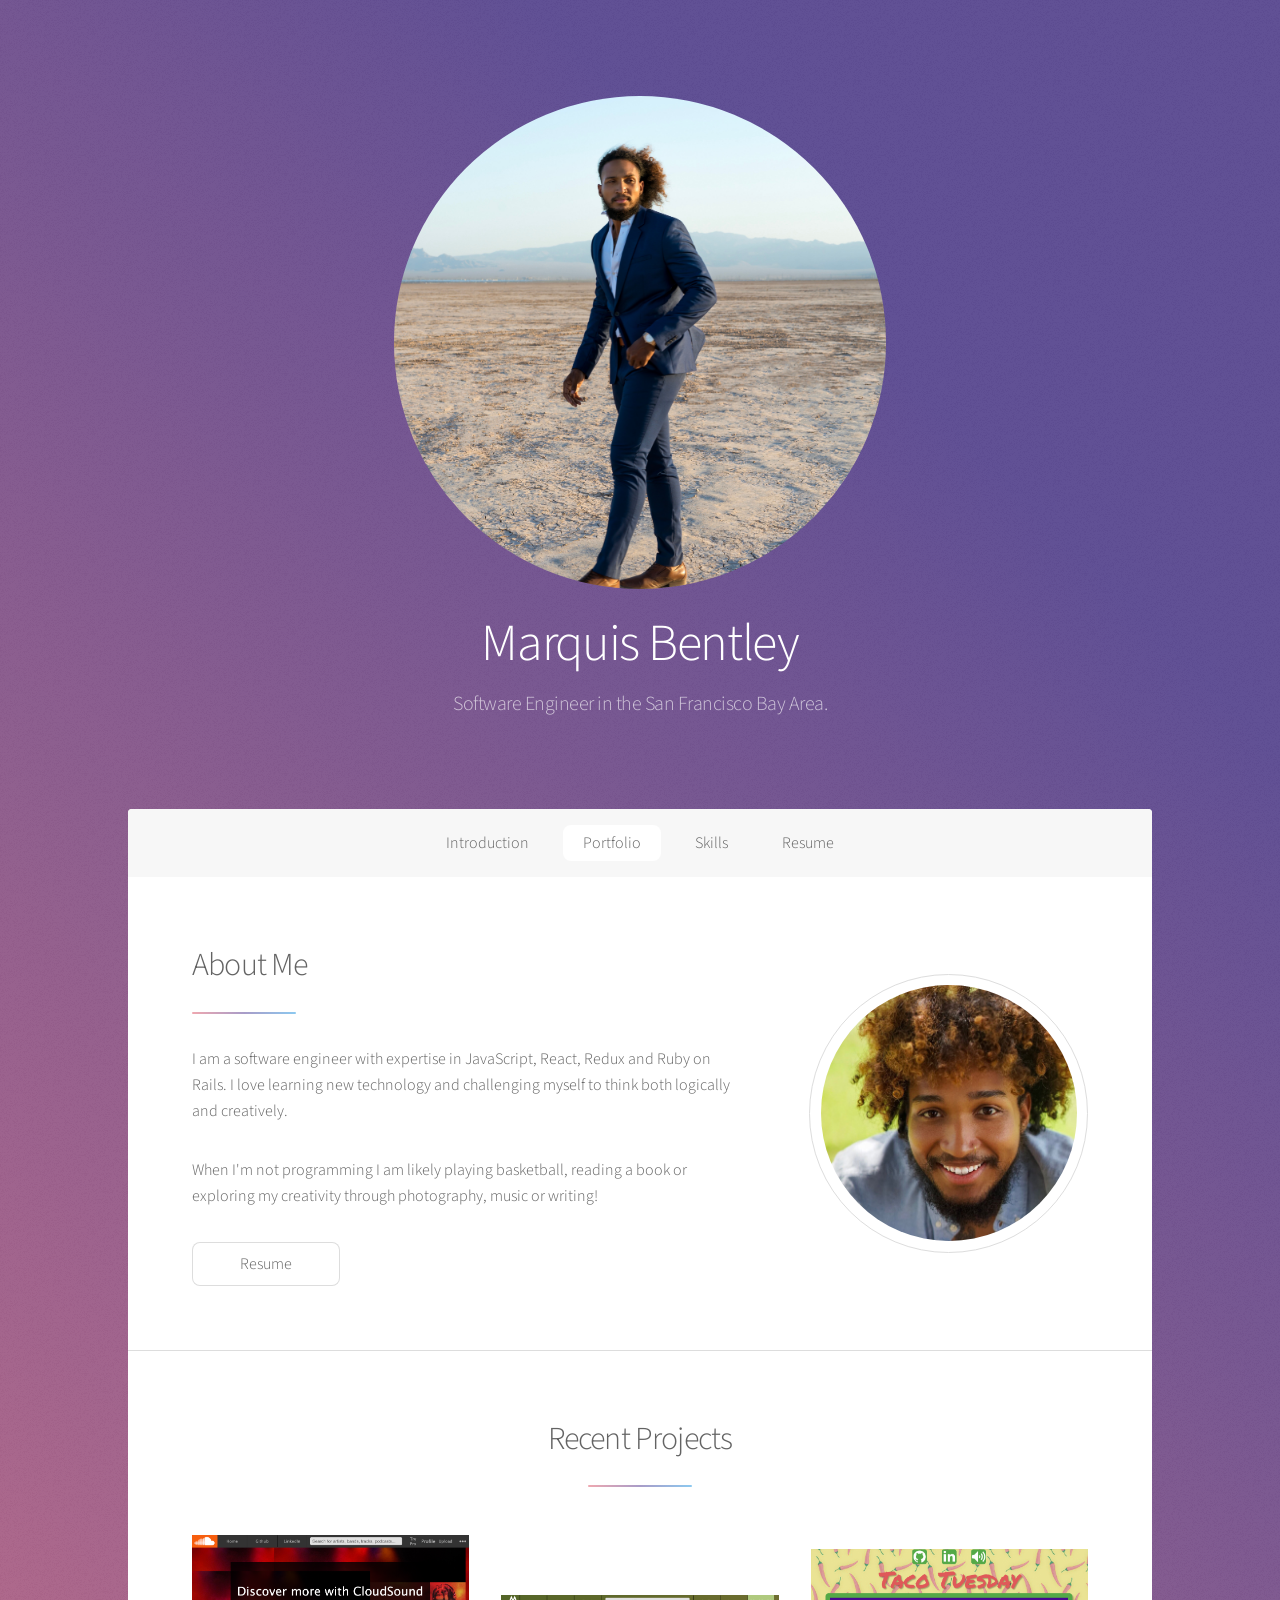
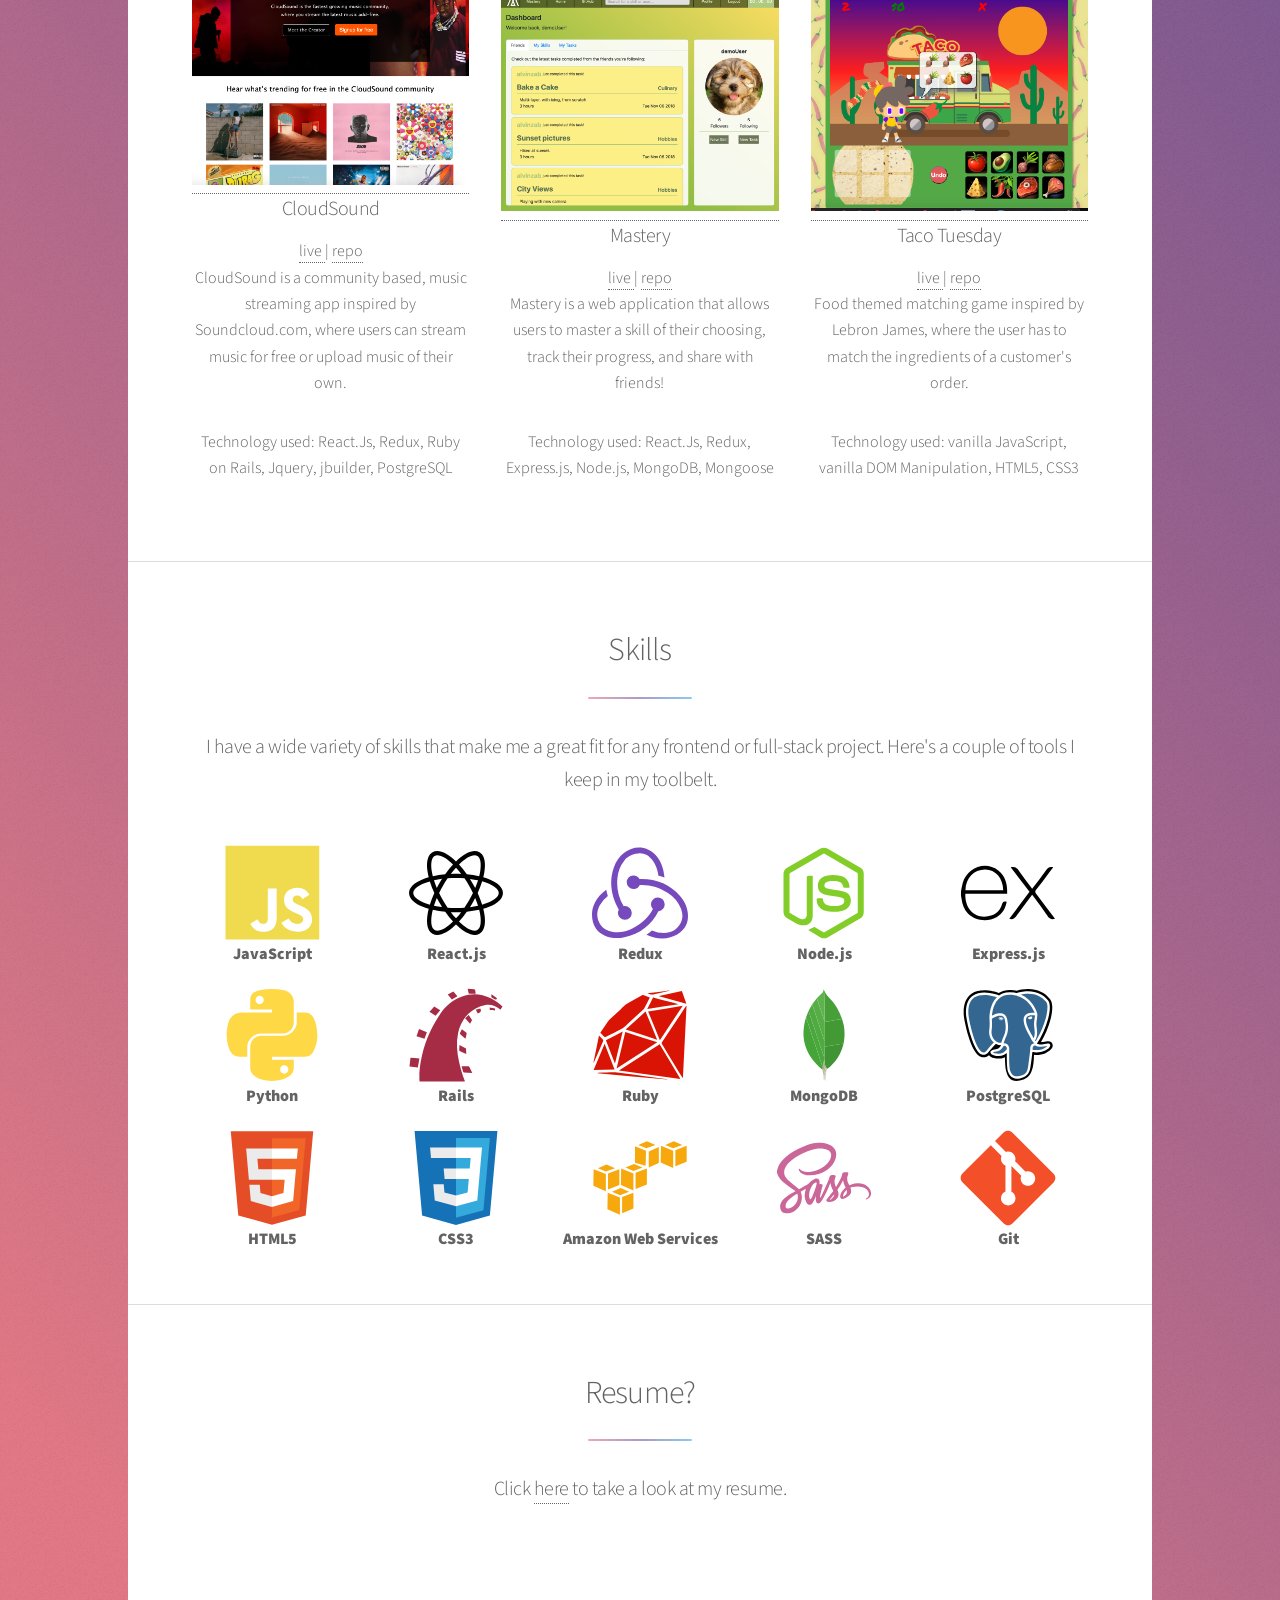
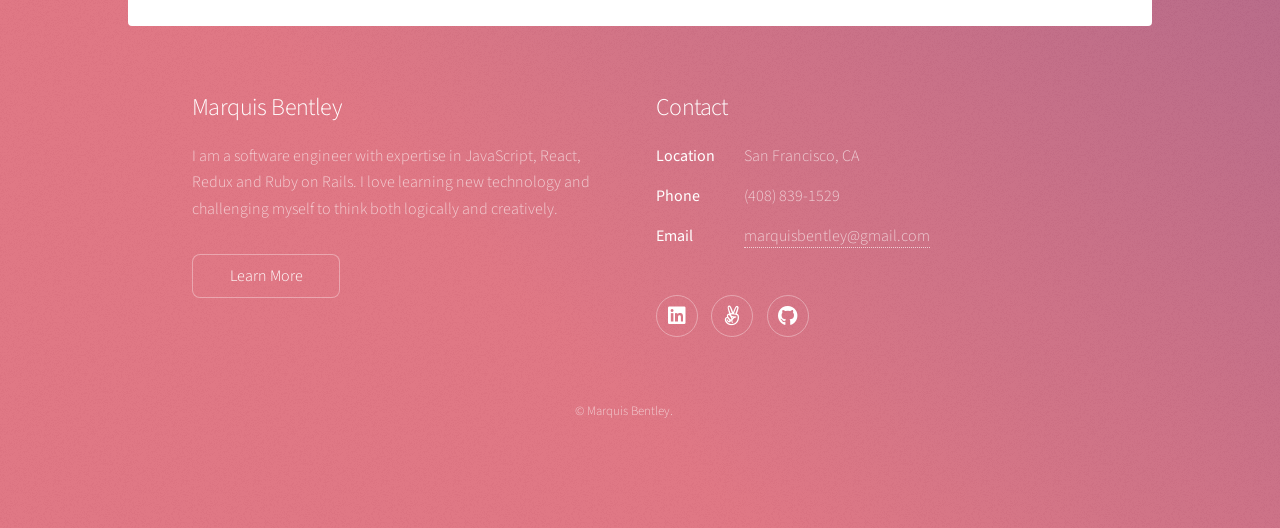
<file: index.html>
<!DOCTYPE HTML>
<!--
	Stellar by Pixelarity
	pixelarity.com | hello@pixelarity.com
	License: pixelarity.com/license
-->
<html>
	<head>
		<title>Marquis Bentley</title>
		<meta charset="utf-8" />
		<meta name="viewport" content="width=device-width, initial-scale=1, user-scalable=no" />
		<link rel="stylesheet" href="assets/css/main.css" />
		<noscript><link rel="stylesheet" href="assets/css/noscript.css" /></noscript>
	</head>
	<body class="is-preload">

		<!-- Wrapper -->
			<div id="wrapper">

				<!-- Header -->
					<header id="header" class="alt">
						<span class="logo"><img src="images/suit.jpg" alt="" /></span>
						<h1>Marquis Bentley</h1>
						<p>Software Engineer in the San Francisco Bay Area.</p>
					</header>

				<!-- Nav -->
					<nav id="nav">
						<ul>
							<li><a href="#intro" class="active">Introduction</a></li>
							<li><a href="#first">Portfolio</a></li>
							<li><a href="#second">Skills</a></li>
							<li><a href="#cta">Resume</a></li>
						</ul>
					</nav>

				<!-- Main -->
					<div id="main">

						<!-- Introduction -->
							<section id="intro" class="main">
								<div class="spotlight">
									<div class="content">
										<header class="major">
											<h2>About Me</h2>
										</header>
										<p>I am a software engineer with expertise in JavaScript, React, Redux and Ruby on Rails. I love learning new technology
										and challenging myself to think both logically and creatively.</p>
										<p>When I'm not programming I am likely playing basketball, reading a book or exploring my creativity through photography,
										music or writing!</p>
										<ul class="actions">
											<li><a href="Marquis Bentley Resume.pdf" class="button">Resume</a></li>
										</ul>
									</div>
									<span class="image"><img src="images/headshot.jpg" alt="" /></span>
								</div>
							</section>

						<!-- First Section -->
							<section id="first" class="main special">
								<header class="major">
									<h2>Recent Projects</h2>
								</header>
								<ul class="features">
									<li class="project">
										<a target="_blank" rel="noopener noreferrer" href="https://cloud-sound.herokuapp.com/#/">
											<img class="project-img" src="./images/cloudsound.png">
										</a>
										<h3>CloudSound</h3>
										<span>
											<a target="_blank" rel="noopener noreferrer" href="https://cloud-sound.herokuapp.com/#/">
												live
											</a> | <a target="_blank" rel="noopener noreferrer" href="https://github.com/codedbyq/CloudSound">
												repo
											</a>
										</span>
										<p>CloudSound is a community based, music streaming app inspired by Soundcloud.com, where users can stream music for free
										or upload music of their own.</p>
										<p>Technology used: React.Js, Redux, Ruby on Rails, Jquery, jbuilder, PostgreSQL</p>
									</li>
									<li class="project">
										<a target="_blank" rel="noopener noreferrer" href="https://masteryapp.herokuapp.com/#/">
											<img class="project-img" src="./images/mastery.png">
										</a>
										<h3>Mastery</h3>
										<span>
											<a target="_blank" rel="noopener noreferrer" href="https://masteryapp.herokuapp.com/#/">
												live
											</a> | <a target="_blank" rel="noopener noreferrer" href="https://github.com/codedbyq/Mastery">
												repo
											</a>
										</span>
										<p>Mastery is a web application that allows users to master a skill of their choosing, track their progress, and
										share with friends!</p>
										<p>Technology used: React.Js, Redux, Express.js, Node.js, MongoDB, Mongoose</p>
									</li>
									<li class="project">
										<a target="_blank" rel="noopener noreferrer" href="https://codedbyq.github.io/TacoTuesday/">
											<img class="project-img" src="./images/tacotuesday.png">
										</a>
										<h3>Taco Tuesday</h3>
										<span>
											<a target="_blank" rel="noopener noreferrer" href="https://codedbyq.github.io/TacoTuesday/">
												 live 
											</a>  |  <a target="_blank" rel="noopener noreferrer" href="https://github.com/codedbyq/TacoTuesday">
												 repo 
											</a>
										</span>
										<p>Food themed matching game inspired by Lebron James, where the user has to match the ingredients of a customer's order.</p>
										<p>Technology used: vanilla JavaScript, vanilla DOM Manipulation, HTML5, CSS3</p>
									</li>
								</ul>
								<!-- <footer class="major">
									<ul class="actions special">
										<li><a href="generic.html" class="button">Learn More</a></li>
									</ul>
								</footer> -->
							</section>

						<!-- Skills Section -->
						<!-- Icons from DEVICON -->
							<section id="second" class="main special">
								<header class="major">
									<h2>Skills</h2>
									<p>I have a wide variety of skills that make me a great fit for any frontend or full-stack project. Here's a couple of tools I keep in my toolbelt.</p>
								</header>
								<div class="skills">
									<span class="skill">
										<svg class="skill-icon" viewBox="0 0 128 128">
											<path fill="#F0DB4F"
												d="M2 1v125h125v-125h-125zm66.119 106.513c-1.845 3.749-5.367 6.212-9.448 7.401-6.271 1.44-12.269.619-16.731-2.059-2.986-1.832-5.318-4.652-6.901-7.901l9.52-5.83c.083.035.333.487.667 1.071 1.214 2.034 2.261 3.474 4.319 4.485 2.022.69 6.461 1.131 8.175-2.427 1.047-1.81.714-7.628.714-14.065-.001-10.115.046-20.188.046-30.188h11.709c0 11 .06 21.418 0 32.152.025 6.58.596 12.446-2.07 17.361zm48.574-3.308c-4.07 13.922-26.762 14.374-35.83 5.176-1.916-2.165-3.117-3.296-4.26-5.795 4.819-2.772 4.819-2.772 9.508-5.485 2.547 3.915 4.902 6.068 9.139 6.949 5.748.702 11.531-1.273 10.234-7.378-1.333-4.986-11.77-6.199-18.873-11.531-7.211-4.843-8.901-16.611-2.975-23.335 1.975-2.487 5.343-4.343 8.877-5.235l3.688-.477c7.081-.143 11.507 1.727 14.756 5.355.904.916 1.642 1.904 3.022 4.045-3.772 2.404-3.76 2.381-9.163 5.879-1.154-2.486-3.069-4.046-5.093-4.724-3.142-.952-7.104.083-7.926 3.403-.285 1.023-.226 1.975.227 3.665 1.273 2.903 5.545 4.165 9.377 5.926 11.031 4.474 14.756 9.271 15.672 14.981.882 4.916-.213 8.105-.38 8.581z">
											</path>
										</svg>
										<strong>JavaScript</strong>
									</span>
									<span class="skill">
										<svg class="skill-icon" viewBox="0 0 128 128">
											<path
												d="M107.3 45.2c-2.2-.8-4.5-1.6-6.9-2.3.6-2.4 1.1-4.8 1.5-7.1 2.1-13.2-.2-22.5-6.6-26.1-1.9-1.1-4-1.6-6.4-1.6-7 0-15.9 5.2-24.9 13.9-9-8.7-17.9-13.9-24.9-13.9-2.4 0-4.5.5-6.4 1.6-6.4 3.7-8.7 13-6.6 26.1.4 2.3.9 4.7 1.5 7.1-2.4.7-4.7 1.4-6.9 2.3-12.5 4.8-19.3 11.4-19.3 18.8s6.9 14 19.3 18.8c2.2.8 4.5 1.6 6.9 2.3-.6 2.4-1.1 4.8-1.5 7.1-2.1 13.2.2 22.5 6.6 26.1 1.9 1.1 4 1.6 6.4 1.6 7.1 0 16-5.2 24.9-13.9 9 8.7 17.9 13.9 24.9 13.9 2.4 0 4.5-.5 6.4-1.6 6.4-3.7 8.7-13 6.6-26.1-.4-2.3-.9-4.7-1.5-7.1 2.4-.7 4.7-1.4 6.9-2.3 12.5-4.8 19.3-11.4 19.3-18.8s-6.8-14-19.3-18.8zm-14.8-30.5c4.1 2.4 5.5 9.8 3.8 20.3-.3 2.1-.8 4.3-1.4 6.6-5.2-1.2-10.7-2-16.5-2.5-3.4-4.8-6.9-9.1-10.4-13 7.4-7.3 14.9-12.3 21-12.3 1.3 0 2.5.3 3.5.9zm-11.2 59.3c-1.8 3.2-3.9 6.4-6.1 9.6-3.7.3-7.4.4-11.2.4-3.9 0-7.6-.1-11.2-.4-2.2-3.2-4.2-6.4-6-9.6-1.9-3.3-3.7-6.7-5.3-10 1.6-3.3 3.4-6.7 5.3-10 1.8-3.2 3.9-6.4 6.1-9.6 3.7-.3 7.4-.4 11.2-.4 3.9 0 7.6.1 11.2.4 2.2 3.2 4.2 6.4 6 9.6 1.9 3.3 3.7 6.7 5.3 10-1.7 3.3-3.4 6.6-5.3 10zm8.3-3.3c1.5 3.5 2.7 6.9 3.8 10.3-3.4.8-7 1.4-10.8 1.9 1.2-1.9 2.5-3.9 3.6-6 1.2-2.1 2.3-4.2 3.4-6.2zm-25.6 27.1c-2.4-2.6-4.7-5.4-6.9-8.3 2.3.1 4.6.2 6.9.2 2.3 0 4.6-.1 6.9-.2-2.2 2.9-4.5 5.7-6.9 8.3zm-18.6-15c-3.8-.5-7.4-1.1-10.8-1.9 1.1-3.3 2.3-6.8 3.8-10.3 1.1 2 2.2 4.1 3.4 6.1 1.2 2.2 2.4 4.1 3.6 6.1zm-7-25.5c-1.5-3.5-2.7-6.9-3.8-10.3 3.4-.8 7-1.4 10.8-1.9-1.2 1.9-2.5 3.9-3.6 6-1.2 2.1-2.3 4.2-3.4 6.2zm25.6-27.1c2.4 2.6 4.7 5.4 6.9 8.3-2.3-.1-4.6-.2-6.9-.2-2.3 0-4.6.1-6.9.2 2.2-2.9 4.5-5.7 6.9-8.3zm22.2 21l-3.6-6c3.8.5 7.4 1.1 10.8 1.9-1.1 3.3-2.3 6.8-3.8 10.3-1.1-2.1-2.2-4.2-3.4-6.2zm-54.5-16.2c-1.7-10.5-.3-17.9 3.8-20.3 1-.6 2.2-.9 3.5-.9 6 0 13.5 4.9 21 12.3-3.5 3.8-7 8.2-10.4 13-5.8.5-11.3 1.4-16.5 2.5-.6-2.3-1-4.5-1.4-6.6zm-24.7 29c0-4.7 5.7-9.7 15.7-13.4 2-.8 4.2-1.5 6.4-2.1 1.6 5 3.6 10.3 6 15.6-2.4 5.3-4.5 10.5-6 15.5-13.8-4-22.1-10-22.1-15.6zm28.5 49.3c-4.1-2.4-5.5-9.8-3.8-20.3.3-2.1.8-4.3 1.4-6.6 5.2 1.2 10.7 2 16.5 2.5 3.4 4.8 6.9 9.1 10.4 13-7.4 7.3-14.9 12.3-21 12.3-1.3 0-2.5-.3-3.5-.9zm60.8-20.3c1.7 10.5.3 17.9-3.8 20.3-1 .6-2.2.9-3.5.9-6 0-13.5-4.9-21-12.3 3.5-3.8 7-8.2 10.4-13 5.8-.5 11.3-1.4 16.5-2.5.6 2.3 1 4.5 1.4 6.6zm9-15.6c-2 .8-4.2 1.5-6.4 2.1-1.6-5-3.6-10.3-6-15.6 2.4-5.3 4.5-10.5 6-15.5 13.8 4 22.1 10 22.1 15.6 0 4.7-5.8 9.7-15.7 13.4z">
											</path>
										</svg>
										<strong>React.js</strong>
									</span>
									<span class="skill">
										<svg class="skill-icon" viewBox="0 0 128 128">
											<path fill="none" d="M0 0h128v128H0z"></path>
											<path
												d="M88.69 88.11c-9 18.4-24.76 30.78-45.61 34.85a39.73 39.73 0 0 1-9.77 1.14c-12 0-23-5-28.34-13.19C-2.2 100-4.64 76.87 19 59.76c.48 2.61 1.46 6.19 2.11 8.31A38.24 38.24 0 0 0 10 81.1c-4.4 8.64-3.91 17.27 1.3 25.25 3.6 5.38 9.3 8.65 16.63 9.65a44 44 0 0 0 26.55-5c12.71-6.68 21.18-14.66 26.72-25.57a9.32 9.32 0 0 1-2.61-6A9.12 9.12 0 0 1 87.37 70h.34a9.15 9.15 0 0 1 1 18.25zm28.67-20.2c12.21 13.84 12.54 30.13 7.82 39.58-4.4 8.63-16 17.27-31.6 17.27a50.48 50.48 0 0 1-21-5.05c2.29-1.63 5.54-4.24 7.33-5.87a41.54 41.54 0 0 0 16 3.42c10.1 0 17.75-4.72 22.31-13.35 2.93-5.7 3.1-12.38.33-19.22a43.61 43.61 0 0 0-17.27-20.85 62 62 0 0 0-34.74-10.59h-2.93a9.21 9.21 0 0 1-8 5.54h-.31a9.13 9.13 0 0 1-.3-18.25h.33a9 9 0 0 1 8 4.89h2.61c20.8 0 39.06 7.98 51.42 22.48zm-82.75 23a7.31 7.31 0 0 1 1.14-4.73c-9.12-15.8-14-35.83-6.51-56.68C34.61 13.83 48.13 3.24 62.79 3.24c15.64 0 31.93 13.69 33.88 40.07-2.44-.81-6-2-8.14-2.44-.53-8.63-7.82-30.13-25.09-29.81-6.19.17-15.31 3.1-20 9.12a43.69 43.69 0 0 0-9.64 25.25 59.61 59.61 0 0 0 8.47 36.16 2.75 2.75 0 0 1 1.14-.16h.32a9.12 9.12 0 0 1 .33 18.24h-.33a9.16 9.16 0 0 1-9.12-8.79z"
												fill="#764abc"></path>
										</svg>
										<strong>Redux</strong>
									</span>
									<span class="skill">
										<svg class="skill-icon" viewBox="0 0 128 128">
											<path fill="#83CD29"
												d="M112.678 30.334l-44.143-25.605c-2.781-1.584-6.424-1.584-9.227 0l-44.488 25.605c-2.869 1.651-4.82 4.754-4.82 8.073v51.142c0 3.319 1.992 6.423 4.862 8.083l11.729 6.688c5.627 2.772 7.186 2.772 9.746 2.772 8.334 0 12.662-5.039 12.662-13.828v-50.49c.001-.713.446-1.774-.255-1.774h-5.622c-.712 0-2.122 1.061-2.122 1.773v50.49c0 3.896-3.616 7.773-10.202 4.48l-12.122-7.013c-.422-.23-.676-.693-.676-1.181v-51.142c0-.482.463-.966.891-1.213l44.378-25.561c.415-.235 1.002-.235 1.415 0l43.963 25.555c.421.253.354.722.354 1.219v51.142c0 .488.092.963-.323 1.198l-44.133 25.576c-.378.227-.87.227-1.285 0l-11.317-6.749c-.341-.198-.752-.269-1.08-.086-3.145 1.783-3.729 2.02-6.679 3.043-.727.253-1.799.692.408 1.929l14.798 8.754c1.416.82 3.027 1.246 4.647 1.246 1.642 0 3.249-.426 4.666-1.246l43.976-25.582c2.871-1.672 4.322-4.764 4.322-8.083v-51.142c-.001-3.319-1.452-6.414-4.323-8.073zM77.727 81.445c-11.727 0-14.309-3.235-15.17-9.066-.102-.628-.634-1.379-1.274-1.379h-5.73c-.709 0-1.28.86-1.28 1.566 0 7.466 4.06 16.512 23.454 16.512 14.038 0 22.088-5.455 22.088-15.109 0-9.572-6.467-12.084-20.082-13.886-13.762-1.819-15.16-2.738-15.16-5.962 0-2.658 1.184-6.203 11.374-6.203 9.104 0 12.46 1.954 13.841 8.091.119.577.646.991 1.241.991h5.754c.354 0 .691-.143.939-.396.241-.272.367-.613.336-.979-.893-10.569-7.913-15.494-22.112-15.494-12.632 0-20.166 5.334-20.166 14.275 0 9.698 7.497 12.378 19.622 13.577 14.505 1.422 15.633 3.542 15.633 6.395 0 4.956-3.978 7.067-13.308 7.067z">
											</path>
										</svg>
										<strong>Node.js</strong>
									</span>
									<span class="skill">
										<svg class="skill-icon" viewBox="0 0 128 128">
											<path
												d="M126.67,98.44c-4.56,1.16-7.38.05-9.91-3.75-5.68-8.51-11.95-16.63-18-24.9-.78-1.07-1.59-2.12-2.6-3.45C89,76,81.85,85.2,75.14,94.77c-2.4,3.42-4.92,4.91-9.4,3.7L92.66,62.34,67.6,29.71c4.31-.84,7.29-.41,9.93,3.45,5.83,8.52,12.26,16.63,18.67,25.21C102.65,49.82,109,41.7,115,33.26c2.41-3.42,5-4.72,9.33-3.46-3.28,4.35-6.49,8.63-9.72,12.88-4.36,5.73-8.64,11.53-13.16,17.14-1.61,2-1.35,3.3.09,5.19C109.9,76,118.16,87.1,126.67,98.44Z">
											</path>
											<path
												d="M1.33,61.74c.72-3.61,1.2-7.29,2.2-10.83,6-21.43,30.6-30.34,47.5-17.06C60.93,41.64,63.39,52.62,62.9,65H7.1c-.84,22.21,15.15,35.62,35.53,28.78,7.15-2.4,11.36-8,13.47-15,1.07-3.51,2.84-4.06,6.14-3.06-1.69,8.76-5.52,16.08-13.52,20.66-12,6.86-29.13,4.64-38.14-4.89C5.26,85.89,3,78.92,2,71.39c-.15-1.2-.46-2.38-.7-3.57Q1.33,64.78,1.33,61.74ZM7.2,60.25H57.63c-.33-16.06-10.33-27.47-24-27.57C18.63,32.56,7.85,43.7,7.2,60.25Z">
											</path>
										</svg>
										<strong>Express.js</strong>
									</span>
							
								</div>
								<div class="skills">
									<span class="skill">
										<svg class="skill-icon" viewBox="0 0 128 128">
											<path fill="#FFD845"
												d="M49.33 62h29.159c8.117 0 14.511-6.868 14.511-15.019v-27.798c0-7.912-6.632-13.856-14.555-15.176-5.014-.835-10.195-1.215-15.187-1.191-4.99.023-9.612.448-13.805 1.191-12.355 2.181-14.453 6.751-14.453 15.176v10.817h29v4h-40.224000000000004c-8.484 0-15.914 5.108-18.237 14.811-2.681 11.12-2.8 17.919 0 29.53 2.075 8.642 7.03 14.659 15.515 14.659h9.946v-13.048c0-9.637 8.428-17.952 18.33-17.952zm-1.838-39.11c-3.026 0-5.478-2.479-5.478-5.545 0-3.079 2.451-5.581 5.478-5.581 3.015 0 5.479 2.502 5.479 5.581-.001 3.066-2.465 5.545-5.479 5.545zM122.281 48.811c-2.098-8.448-6.103-14.811-14.599-14.811h-10.682v12.981c0 10.05-8.794 18.019-18.511 18.019h-29.159c-7.988 0-14.33 7.326-14.33 15.326v27.8c0 7.91 6.745 12.564 14.462 14.834 9.242 2.717 17.994 3.208 29.051 0 7.349-2.129 14.487-6.411 14.487-14.834v-11.126h-29v-4h43.682c8.484 0 11.647-5.776 14.599-14.66 3.047-9.145 2.916-17.799 0-29.529zm-41.955 55.606c3.027 0 5.479 2.479 5.479 5.547 0 3.076-2.451 5.579-5.479 5.579-3.015 0-5.478-2.502-5.478-5.579 0-3.068 2.463-5.547 5.478-5.547z">
											</path>
										</svg>
										<strong>Python</strong>
									</span>
									<span class="skill">
										<svg class="skill-icon" viewBox="0 0 128 128">
											<path fill-rule="evenodd" clip-rule="evenodd" fill="#A62C46"
												d="M109.682 14.737c-12.206-6.023-24.708-6.636-37.508-2.111-11.779 4.164-21.175 11.615-28.16 21.763-11.819 17.172-20.404 35.909-25.215 56.263-2.464 10.417-4.06 21.466-3.631 32.224.035.873.165 1.124.251 3.124h60.366c-.173-2-.287-1.416-.437-1.797-3.175-8.106-5.689-16.666-7.428-25.198-2.498-12.251-3.806-24.729-1.226-37.093 3.611-17.313 13.48-29.805 30.117-36.283 9.424-3.667 18.369-2.624 26.214 4.262.072.063.22.025.412.056l2.565-3.883c-4.94-4.703-10.368-8.389-16.32-11.327zM3.336 94.394c-.46 3.923-.89 7.596-1.34 11.451l11.132 1.336 2.039-11.893c-4.055-.307-7.906-.598-11.831-.894zM25.186 60.208l-10.471-4.097-3.384 9.607 10.671 3.42c1.08-3.031 2.096-5.882 3.184-8.93zM74.605 113.867c3.575.266 7.157.449 11.103.679-1.433-2.979-2.706-5.673-4.039-8.335-.146-.289-.639-.568-.974-.573-3.033-.044-6.068-.025-9.291-.025.726 2.628 1.357 5.053 2.096 7.443.111.361.707.782 1.105.811zM42.933 31.103l-7.955-5.268c-2.132 2.383-4.188 4.68-6.359 7.105l8.178 5.496 6.136-7.333zM68.267 84.472c-.013.321.276.832.558.959 2.865 1.288 5.76 2.515 8.912 3.873-.131-2.492-.219-4.575-.368-6.654-.027-.374-.203-.912-.48-1.066-2.631-1.456-5.299-2.847-8.216-4.395-.159 2.665-.321 4.972-.406 7.283zM65.91 12.3l-5.446-6.181-7.499 3.898c1.876 2.286 3.647 4.443 5.455 6.644l7.49-4.361zM69.325 61.476c-.163.374.052 1.167.373 1.456 2.175 1.962 4.424 3.84 6.926 5.981.573-2.4 1.113-4.539 1.571-6.693.081-.383-.032-1.016-.298-1.23-1.946-1.569-3.955-3.063-6.037-4.651-.915 1.815-1.802 3.443-2.535 5.137zM81.775 9.052c2.78.075 5.563.042 8.499.042-.293-2.044-.433-3.593-.782-5.092-.104-.446-.775-1.04-1.228-1.078-2.787-.226-5.585-.313-8.651-.459.409 2.063.721 3.881 1.162 5.668.093.379.647.909 1 .919zM85.16 44.727c.142-.266.178-.749.029-.981-1.366-2.137-2.785-4.241-4.254-6.455l-4.76 4.372 6.582 7.294c.884-1.539 1.675-2.868 2.403-4.23zM90.295 30.2l2.843 5.281c4.449-2.438 4.875-3.32 3.3-6.834l-6.143 1.553zM111.582 13.927c1.851 1.142 3.806 2.115 5.792 3.185l1.33-2.07c-2.422-1.771-4.76-3.484-7.413-5.426-.104 1.104-.259 1.875-.219 2.637.032.581.129 1.44.51 1.674zM109 30.646c2 .217 5 .424 7 .643v-2.718c-2-.438-5-.872-7-1.323v3.398z">
											</path>
										</svg>
										<strong>Rails</strong>
									</span>
									<span class="skill">
										<svg class="skill-icon" viewBox="0 0 128 128">
											<path fill-rule="evenodd" clip-rule="evenodd" fill="#D91404"
												d="M35.971 111.33c27.466 3.75 54.444 7.433 81.958 11.188-9.374-15.606-18.507-30.813-27.713-46.144l-54.245 34.956zM125.681 24.947c-2.421 3.636-4.847 7.269-7.265 10.907-8.304 12.493-16.607 24.986-24.903 37.485-.462.696-1.061 1.248-.41 2.321 8.016 13.237 15.969 26.513 23.942 39.777 1.258 2.095 2.53 4.182 4.157 6.192 1.612-32.193 3.223-64.387 4.834-96.58l-.355-.102zM16.252 66.22c.375.355 1.311.562 1.747.347 7.689-3.779 15.427-7.474 22.948-11.564 2.453-1.333 4.339-3.723 6.452-5.661 6.997-6.417 13.983-12.847 20.966-19.278.427-.395.933-.777 1.188-1.275 2.508-4.902 4.973-9.829 7.525-14.898-3.043-1.144-5.928-2.263-8.849-3.281-.396-.138-1.02.136-1.449.375-6.761 3.777-13.649 7.353-20.195 11.472-3.275 2.061-5.943 5.098-8.843 7.743-4.674 4.266-9.342 8.542-13.948 12.882-1.222 1.152-2.336 2.468-3.288 3.854-3.15 4.587-6.206 9.24-9.402 14.025 1.786 1.847 3.41 3.613 5.148 5.259zM44.354 59.949c-3.825 16.159-7.627 32.227-11.556 48.823 18.423-11.871 36.421-23.468 54.3-34.987-14.228-4.605-28.41-9.196-42.744-13.836zM120.985 25.103c-15.566 2.601-30.76 5.139-46.15 7.71 5.242 12.751 10.379 25.246 15.662 38.096 10.221-15.359 20.24-30.41 30.488-45.806zM44.996 56.644c14.017 4.55 27.755 9.01 41.892 13.6-5.25-12.79-10.32-25.133-15.495-37.737-8.815 8.059-17.498 15.999-26.397 24.137zM16.831 75.643c-4.971 11.883-9.773 23.362-14.662 35.048 9.396-.278 18.504-.547 27.925-.825-4.423-11.412-8.759-22.6-13.263-34.223zM30.424 101.739l.346-.076c3.353-13.941 6.754-27.786 10.177-42.272-7.636 3.969-14.92 7.754-22.403 11.644 3.819 9.926 7.891 20.397 11.88 30.704zM115.351 22.842c-4.459-1.181-8.918-2.366-13.379-3.539-6.412-1.686-12.829-3.351-19.237-5.052-.801-.213-1.38-.352-1.851.613-2.265 4.64-4.6 9.245-6.901 13.868-.071.143-.056.328-.111.687 13.886-2.104 27.679-4.195 41.47-6.285l.009-.292zM89.482 12.288l36.343 10.054c-2.084-5.939-4.017-11.446-6.005-17.11l-30.285 6.715-.053.341zM33.505 114.007c-4.501-.519-9.122-.042-13.687.037-3.75.063-7.5.206-11.25.323-.386.012-.771.09-1.156.506 31.003 2.866 62.005 5.732 93.007 8.6l.063-.414c-9.938-1.357-19.877-2.714-29.815-4.07-12.384-1.691-24.747-3.551-37.162-4.982zM2.782 99.994c3.995-9.27 7.973-18.546 11.984-27.809.401-.929.37-1.56-.415-2.308-1.678-1.597-3.237-3.318-5.071-5.226-2.479 12.24-4.897 24.177-7.317 36.113l.271.127c.185-.297.411-.578.548-.897zM81.522 9.841c6.737-1.738 13.572-3.097 20.367-4.613.44-.099.87-.244 1.303-.368l-.067-.332c-9.571 1.287-19.141 2.575-29.194 3.928 2.741 1.197 4.853 2.091 7.591 1.385z">
											</path>
										</svg>
										<strong>Ruby</strong>
									</span>
									
									<span class="skill">
										<svg class="skill-icon" viewBox="0 0 128 128">
											<path fill-rule="evenodd" clip-rule="evenodd" fill="#439934"
												d="M88.038 42.812c1.605 4.643 2.761 9.383 3.141 14.296.472 6.095.256 12.147-1.029 18.142-.035.165-.109.32-.164.48-.403.001-.814-.049-1.208.012-3.329.523-6.655 1.065-9.981 1.604-3.438.557-6.881 1.092-10.313 1.687-1.216.21-2.721-.041-3.212 1.641-.014.046-.154.054-.235.08l.166-10.051c-.057-8.084-.113-16.168-.169-24.252l1.602-.275c2.62-.429 5.24-.864 7.862-1.281 3.129-.497 6.261-.98 9.392-1.465 1.381-.215 2.764-.412 4.148-.618z">
											</path>
											<path fill-rule="evenodd" clip-rule="evenodd" fill="#45A538"
												d="M61.729 110.054c-1.69-1.453-3.439-2.842-5.059-4.37-8.717-8.222-15.093-17.899-18.233-29.566-.865-3.211-1.442-6.474-1.627-9.792-.13-2.322-.318-4.665-.154-6.975.437-6.144 1.325-12.229 3.127-18.147l.099-.138c.175.233.427.439.516.702 1.759 5.18 3.505 10.364 5.242 15.551 5.458 16.3 10.909 32.604 16.376 48.9.107.318.384.579.583.866l-.87 2.969z">
											</path>
											<path fill-rule="evenodd" clip-rule="evenodd" fill="#46A037"
												d="M88.038 42.812c-1.384.206-2.768.403-4.149.616-3.131.485-6.263.968-9.392 1.465-2.622.417-5.242.852-7.862 1.281l-1.602.275-.012-1.045c-.053-.859-.144-1.717-.154-2.576-.069-5.478-.112-10.956-.18-16.434-.042-3.429-.105-6.857-.175-10.285-.043-2.13-.089-4.261-.185-6.388-.052-1.143-.236-2.28-.311-3.423-.042-.657.016-1.319.029-1.979.817 1.583 1.616 3.178 2.456 4.749 1.327 2.484 3.441 4.314 5.344 6.311 7.523 7.892 12.864 17.068 16.193 27.433z">
											</path>
											<path fill-rule="evenodd" clip-rule="evenodd" fill="#409433"
												d="M65.036 80.753c.081-.026.222-.034.235-.08.491-1.682 1.996-1.431 3.212-1.641 3.432-.594 6.875-1.13 10.313-1.687 3.326-.539 6.652-1.081 9.981-1.604.394-.062.805-.011 1.208-.012-.622 2.22-1.112 4.488-1.901 6.647-.896 2.449-1.98 4.839-3.131 7.182-1.72 3.503-3.863 6.77-6.353 9.763-1.919 2.308-4.058 4.441-6.202 6.548-1.185 1.165-2.582 2.114-3.882 3.161l-.337-.23-1.214-1.038-1.256-2.753c-.865-3.223-1.319-6.504-1.394-9.838l.023-.561.171-2.426c.057-.828.133-1.655.168-2.485.129-2.982.241-5.964.359-8.946z">
											</path>
											<path fill-rule="evenodd" clip-rule="evenodd" fill="#4FAA41"
												d="M65.036 80.753c-.118 2.982-.23 5.964-.357 8.947-.035.83-.111 1.657-.168 2.485l-.765.289c-1.699-5.002-3.399-9.951-5.062-14.913-2.75-8.209-5.467-16.431-8.213-24.642-2.217-6.628-4.452-13.249-6.7-19.867-.105-.31-.407-.552-.617-.826l4.896-9.002c.168.292.39.565.496.879 2.265 6.703 4.526 13.407 6.768 20.118 2.916 8.73 5.814 17.467 8.728 26.198.116.349.308.671.491 1.062l.67-.78c-.056 3.351-.112 6.701-.167 10.052z">
											</path>
											<path fill-rule="evenodd" clip-rule="evenodd" fill="#4AA73C"
												d="M43.155 32.227c.21.274.511.516.617.826 2.248 6.618 4.483 13.239 6.7 19.867 2.746 8.211 5.463 16.433 8.213 24.642 1.662 4.961 3.362 9.911 5.062 14.913l.765-.289-.171 2.426-.155.559c-.266 2.656-.49 5.318-.814 7.968-.163 1.328-.509 2.632-.772 3.947-.198-.287-.476-.548-.583-.866-5.467-16.297-10.918-32.6-16.376-48.9-1.737-5.187-3.483-10.371-5.242-15.551-.089-.263-.34-.469-.516-.702 1.09-2.947 2.181-5.894 3.272-8.84z">
											</path>
											<path fill-rule="evenodd" clip-rule="evenodd" fill="#57AE47"
												d="M65.202 70.702l-.67.78c-.183-.391-.375-.714-.491-1.062-2.913-8.731-5.812-17.468-8.728-26.198-2.242-6.711-4.503-13.415-6.768-20.118-.105-.314-.327-.588-.496-.879l6.055-7.965c.191.255.463.482.562.769 1.681 4.921 3.347 9.848 5.003 14.778 1.547 4.604 3.071 9.215 4.636 13.813.105.308.47.526.714.786l.012 1.045c.058 8.082.115 16.167.171 24.251z">
											</path>
											<path fill-rule="evenodd" clip-rule="evenodd" fill="#60B24F"
												d="M65.021 45.404c-.244-.26-.609-.478-.714-.786-1.565-4.598-3.089-9.209-4.636-13.813-1.656-4.93-3.322-9.856-5.003-14.778-.099-.287-.371-.514-.562-.769 1.969-1.928 3.877-3.925 5.925-5.764 1.821-1.634 3.285-3.386 3.352-5.968.003-.107.059-.214.145-.514l.519 1.306c-.013.661-.072 1.322-.029 1.979.075 1.143.259 2.28.311 3.423.096 2.127.142 4.258.185 6.388.069 3.428.132 6.856.175 10.285.067 5.478.111 10.956.18 16.434.008.861.098 1.718.152 2.577z">
											</path>
											<path fill-rule="evenodd" clip-rule="evenodd" fill="#A9AA88"
												d="M62.598 107.085c.263-1.315.609-2.62.772-3.947.325-2.649.548-5.312.814-7.968l.066-.01.066.011c.075 3.334.529 6.615 1.394 9.838-.176.232-.425.439-.518.701-.727 2.05-1.412 4.116-2.143 6.166-.1.28-.378.498-.574.744l-.747-2.566.87-2.969z">
											</path>
											<path fill-rule="evenodd" clip-rule="evenodd" fill="#B6B598"
												d="M62.476 112.621c.196-.246.475-.464.574-.744.731-2.05 1.417-4.115 2.143-6.166.093-.262.341-.469.518-.701l1.255 2.754c-.248.352-.59.669-.728 1.061l-2.404 7.059c-.099.283-.437.483-.663.722l-.695-3.985z">
											</path>
											<path fill-rule="evenodd" clip-rule="evenodd" fill="#C2C1A7"
												d="M63.171 116.605c.227-.238.564-.439.663-.722l2.404-7.059c.137-.391.48-.709.728-1.061l1.215 1.037c-.587.58-.913 1.25-.717 2.097l-.369 1.208c-.168.207-.411.387-.494.624-.839 2.403-1.64 4.819-2.485 7.222-.107.305-.404.544-.614.812-.109-1.387-.22-2.771-.331-4.158z">
											</path>
											<path fill-rule="evenodd" clip-rule="evenodd" fill="#CECDB7"
												d="M63.503 120.763c.209-.269.506-.508.614-.812.845-2.402 1.646-4.818 2.485-7.222.083-.236.325-.417.494-.624l-.509 5.545c-.136.157-.333.294-.398.477-.575 1.614-1.117 3.24-1.694 4.854-.119.333-.347.627-.525.938-.158-.207-.441-.407-.454-.623-.051-.841-.016-1.688-.013-2.533z">
											</path>
											<path fill-rule="evenodd" clip-rule="evenodd" fill="#DBDAC7"
												d="M63.969 123.919c.178-.312.406-.606.525-.938.578-1.613 1.119-3.239 1.694-4.854.065-.183.263-.319.398-.477l.012 3.64-1.218 3.124-1.411-.495z">
											</path>
											<path fill-rule="evenodd" clip-rule="evenodd" fill="#EBE9DC" d="M65.38 124.415l1.218-3.124.251 3.696-1.469-.572z">
											</path>
											<path fill-rule="evenodd" clip-rule="evenodd" fill="#CECDB7"
												d="M67.464 110.898c-.196-.847.129-1.518.717-2.097l.337.23-1.054 1.867z"></path>
											<path fill-rule="evenodd" clip-rule="evenodd" fill="#4FAA41"
												d="M64.316 95.172l-.066-.011-.066.01.155-.559-.023.56z"></path>
										</svg>
										<strong>MongoDB</strong>
									</span>
									<span class="skill">
										<svg class="skill-icon" viewBox="0 0 128 128">
											<path
												d="M93.809 92.112c.785-6.533.55-7.492 5.416-6.433l1.235.108c3.742.17 8.637-.602 11.513-1.938 6.191-2.873 9.861-7.668 3.758-6.409-13.924 2.873-14.881-1.842-14.881-1.842 14.703-21.815 20.849-49.508 15.543-56.287-14.47-18.489-39.517-9.746-39.936-9.52l-.134.025c-2.751-.571-5.83-.912-9.289-.968-6.301-.104-11.082 1.652-14.709 4.402 0 0-44.683-18.409-42.604 23.151.442 8.841 12.672 66.898 27.26 49.362 5.332-6.412 10.484-11.834 10.484-11.834 2.558 1.699 5.622 2.567 8.834 2.255l.249-.212c-.078.796-.044 1.575.099 2.497-3.757 4.199-2.653 4.936-10.166 6.482-7.602 1.566-3.136 4.355-.221 5.084 3.535.884 11.712 2.136 17.238-5.598l-.22.882c1.474 1.18 1.375 8.477 1.583 13.69.209 5.214.558 10.079 1.621 12.948 1.063 2.868 2.317 10.256 12.191 8.14 8.252-1.764 14.561-4.309 15.136-27.985">
											</path>
											<path
												d="M75.458 125.256c-4.367 0-7.211-1.689-8.938-3.32-2.607-2.46-3.641-5.629-4.259-7.522l-.267-.79c-1.244-3.358-1.666-8.193-1.916-14.419-.038-.935-.064-1.898-.093-2.919-.021-.747-.047-1.684-.085-2.664-1.553.742-3.213 1.27-4.962 1.568-3.079.526-6.389.356-9.84-.507-2.435-.609-4.965-1.871-6.407-3.82-4.203 3.681-8.212 3.182-10.396 2.453-3.853-1.285-7.301-4.896-10.542-11.037-2.309-4.375-4.542-10.075-6.638-16.943-3.65-11.96-5.969-24.557-6.175-28.693-.648-12.945 2.837-22.203 10.356-27.514 11.861-8.378 29.832-3.451 36.384-1.214 4.402-2.653 9.581-3.944 15.433-3.851 3.143.051 6.136.327 8.916.823 2.9-.912 8.628-2.221 15.185-2.139 12.081.144 22.092 4.852 28.949 13.615 4.894 6.252 2.474 19.381.597 26.651-2.642 10.226-7.271 21.102-12.957 30.57 1.544.011 3.781-.174 6.961-.831 6.274-1.295 8.109 2.069 8.607 3.575 1.995 6.042-6.677 10.608-9.382 11.864-3.466 1.609-9.117 2.589-13.745 2.377l-.202-.013-1.216-.107-.12 1.014-.116.991c-.311 11.999-2.025 19.598-5.552 24.619-3.697 5.264-8.835 6.739-13.361 7.709-1.544.33-2.947.474-4.219.474zm-9.19-43.671c2.819 2.256 3.066 6.501 3.287 14.434.028.99.054 1.927.089 2.802.106 2.65.355 8.855 1.327 11.477.137.371.26.747.39 1.146 1.083 3.316 1.626 4.979 6.309 3.978 3.931-.843 5.952-1.599 7.534-3.851 2.299-3.274 3.585-9.86 3.821-19.575l4.783.116-4.75-.57.14-1.186c.455-3.91.783-6.734 3.396-8.602 2.097-1.498 4.486-1.353 6.389-1.01-2.091-1.58-2.669-3.433-2.823-4.193l-.399-1.965 1.121-1.663c6.457-9.58 11.781-21.354 14.609-32.304 2.906-11.251 2.02-17.226 1.134-18.356-11.729-14.987-32.068-8.799-34.192-8.097l-.359.194-1.8.335-.922-.191c-2.542-.528-5.366-.82-8.393-.869-4.756-.08-8.593 1.044-11.739 3.431l-2.183 1.655-2.533-1.043c-5.412-2.213-21.308-6.662-29.696-.721-4.656 3.298-6.777 9.76-6.305 19.207.156 3.119 2.275 14.926 5.771 26.377 4.831 15.825 9.221 21.082 11.054 21.693.32.108 1.15-.537 1.976-1.529 5.37-6.459 10.479-11.844 10.694-12.07l2.77-2.915 3.349 2.225c1.35.897 2.839 1.406 4.368 1.502l7.987-6.812-1.157 11.808c-.026.265-.039.626.065 1.296l.348 2.238-1.51 1.688-.174.196 4.388 2.025 1.836-2.301z">
											</path>
											<path fill="#336791"
												d="M115.731 77.44c-13.925 2.873-14.882-1.842-14.882-1.842 14.703-21.816 20.849-49.51 15.545-56.287-14.47-18.488-39.519-9.745-39.937-9.518l-.135.024c-2.751-.571-5.83-.911-9.291-.967-6.301-.103-11.08 1.652-14.707 4.402 0 0-44.684-18.408-42.606 23.151.442 8.842 12.672 66.899 27.26 49.363 5.332-6.412 10.483-11.834 10.483-11.834 2.559 1.699 5.622 2.567 8.833 2.255l.25-.212c-.078.796-.042 1.575.1 2.497-3.758 4.199-2.654 4.936-10.167 6.482-7.602 1.566-3.136 4.355-.22 5.084 3.534.884 11.712 2.136 17.237-5.598l-.221.882c1.473 1.18 2.507 7.672 2.334 13.557-.174 5.885-.29 9.926.871 13.082 1.16 3.156 2.316 10.256 12.192 8.14 8.252-1.768 12.528-6.351 13.124-13.995.422-5.435 1.377-4.631 1.438-9.49l.767-2.3c.884-7.367.14-9.743 5.225-8.638l1.235.108c3.742.17 8.639-.602 11.514-1.938 6.19-2.871 9.861-7.667 3.758-6.408z">
											</path>
											<path fill="#fff"
												d="M75.957 122.307c-8.232 0-10.84-6.519-11.907-9.185-1.562-3.907-1.899-19.069-1.551-31.503.024-.881.754-1.577 1.64-1.55.881.024 1.575.758 1.55 1.639-.401 14.341.168 27.337 1.324 30.229 1.804 4.509 4.54 8.453 12.275 6.796 7.343-1.575 10.093-4.359 11.318-11.46.94-5.449 2.799-20.951 3.028-24.01.066-.878.828-1.539 1.71-1.472.878.066 1.537.832 1.472 1.71-.239 3.185-2.089 18.657-3.065 24.315-1.446 8.387-5.185 12.191-13.794 14.037-1.463.313-2.792.453-4 .454zM31.321 90.466c-.785 0-1.498-.145-2.116-.35-5.347-1.784-10.44-10.492-15.138-25.885-3.576-11.717-5.842-23.947-6.041-27.922-.589-11.784 2.445-20.121 9.02-24.778 13.007-9.216 34.888-.44 35.813-.062.815.333 1.207 1.265.873 2.081-.333.815-1.265 1.206-2.08.874-.211-.086-21.193-8.492-32.768-.285-5.622 3.986-8.203 11.392-7.672 22.011.167 3.349 2.284 15.285 5.906 27.149 4.194 13.742 8.967 22.413 13.096 23.79.648.216 2.62.873 5.439-2.517 5.305-6.382 10.178-11.476 10.227-11.526.61-.636 1.62-.657 2.256-.047.636.61.658 1.62.048 2.255-.048.05-4.847 5.067-10.077 11.359-2.477 2.979-4.851 3.853-6.786 3.853zM100.75 77.021c-.307 0-.617-.088-.891-.272-.73-.493-.924-1.484-.431-2.215 14.863-22.055 20.08-48.704 15.612-54.414-5.624-7.186-13.565-10.939-23.604-11.156-7.433-.16-13.341 1.738-14.307 2.069l-.243.099c-.971.305-1.716-.227-1.997-.849-.333-.736-.06-1.606.631-2.025.046-.027.192-.089.429-.176l-.021.006.021-.007c1.641-.601 7.639-2.4 15.068-2.315 11.108.118 20.284 4.401 26.534 12.388 2.957 3.779 2.964 12.485.019 23.887-3.002 11.625-8.651 24.118-15.497 34.277-.306.457-.81.703-1.323.703zM101.51 87.231c-2.538 0-4.813-.358-6.175-1.174-1.4-.839-1.667-1.979-1.702-2.584-.382-6.71 3.32-7.878 5.208-8.411-.263-.398-.637-.866-1.024-1.349-1.101-1.376-2.609-3.26-3.771-6.078-.182-.44-.752-1.463-1.412-2.648-3.579-6.418-11.026-19.773-6.242-26.612 2.214-3.165 6.623-4.411 13.119-3.716-1.911-5.822-11.011-24.034-32.604-24.388-6.494-.108-11.82 1.889-15.822 5.93-8.96 9.049-8.636 25.422-8.631 25.586.023.881-.672 1.614-1.553 1.637-.881.028-1.613-.672-1.637-1.553-.02-.727-.354-17.909 9.554-27.916 4.637-4.683 10.741-6.995 18.142-6.874 13.814.227 22.706 7.25 27.732 13.101 5.479 6.377 8.165 13.411 8.386 15.759.165 1.746-1.088 2.095-1.341 2.147l-.576.013c-6.375-1.021-10.465-.312-12.156 2.104-3.639 5.201 3.406 17.834 6.414 23.229.768 1.376 1.322 2.371 1.576 2.985.988 2.396 2.277 4.006 3.312 5.3.911 1.138 1.7 2.125 1.982 3.283.131.23 1.99 2.98 13.021.703 2.765-.57 4.423-.083 4.93 1.45.997 3.015-4.597 6.532-7.694 7.97-2.775 1.29-7.204 2.106-11.036 2.106zm-4.696-4.021c.35.353 2.101.962 5.727.806 3.224-.138 6.624-.839 8.664-1.786 2.609-1.212 4.351-2.567 5.253-3.492l-.5.092c-7.053 1.456-12.042 1.262-14.828-.577-.199-.131-.378-.267-.54-.401-.302.119-.581.197-.78.253-1.58.443-3.214.902-2.996 5.105zM51.252 92.125c-1.752 0-3.596-.239-5.479-.71-1.951-.488-5.24-1.957-5.19-4.37.057-2.707 3.994-3.519 5.476-3.824 5.354-1.103 5.703-1.545 7.376-3.67.488-.619 1.095-1.39 1.923-2.314 1.229-1.376 2.572-2.073 3.992-2.073.989 0 1.8.335 2.336.558 1.708.708 3.133 2.42 3.719 4.467.529 1.847.276 3.625-.71 5.006-3.237 4.533-7.886 6.93-13.443 6.93zm-7.222-4.943c.481.372 1.445.869 2.518 1.137 1.631.408 3.213.615 4.705.615 4.546 0 8.196-1.882 10.847-5.594.553-.774.387-1.757.239-2.274-.31-1.083-1.08-2.068-1.873-2.397-.43-.178-.787-.314-1.115-.314-.176 0-.712 0-1.614 1.009-.762.851-1.311 1.548-1.794 2.162-2.084 2.646-3.039 3.544-9.239 4.821-1.513.31-2.289.626-2.674.835zM56.299 79.822c-.774 0-1.454-.565-1.575-1.354-.04-.265-.066-.531-.08-.799-4.064-.076-7.985-1.82-10.962-4.926-3.764-3.927-5.477-9.368-4.699-14.927.845-6.037.529-11.366.359-14.229-.047-.796-.081-1.371-.079-1.769.003-.505.013-1.844 4.489-4.113 1.592-.807 4.784-2.215 8.271-2.576 5.777-.597 9.585 1.976 10.725 7.246 3.077 14.228.244 20.521-1.825 25.117-.385.856-.749 1.664-1.04 2.447l-.257.69c-1.093 2.931-2.038 5.463-1.748 7.354.134.871-.464 1.685-1.335 1.819l-.244.02zm-13.835-37.562l.062 1.139c.176 2.974.504 8.508-.384 14.86-.641 4.585.759 9.06 3.843 12.276 2.437 2.542 5.644 3.945 8.94 3.945h.068c.369-1.555.982-3.197 1.642-4.966l.255-.686c.329-.884.714-1.74 1.122-2.646 1.991-4.424 4.47-9.931 1.615-23.132-.565-2.615-1.936-4.128-4.189-4.627-4.628-1.022-11.525 2.459-12.974 3.837zM52.094 41.583c-.08.564 1.033 2.07 2.485 2.271 1.449.203 2.689-.975 2.768-1.539.079-.564-1.033-1.186-2.485-1.388-1.451-.202-2.691.092-2.768.656zM54.912 44.409l-.407-.028c-.9-.125-1.81-.692-2.433-1.518-.219-.29-.576-.852-.505-1.354.101-.736.999-1.177 2.4-1.177.313 0 .639.023.967.069.766.106 1.477.327 2.002.62.91.508.977 1.075.936 1.368-.112.813-1.405 2.02-2.96 2.02zm-2.289-2.732c.045.348.907 1.496 2.029 1.651l.261.018c1.036 0 1.81-.815 1.901-1.082-.096-.182-.762-.634-2.025-.81-.28-.04-.556-.059-.821-.059-.812 0-1.243.183-1.345.282zM96.228 40.432c.079.564-1.033 2.07-2.484 2.272-1.45.202-2.691-.975-2.771-1.539-.076-.564 1.036-1.187 2.486-1.388 1.45-.203 2.689.092 2.769.655zM93.409 42.992c-1.396 0-2.601-1.086-2.7-1.791-.115-.846 1.278-1.489 2.712-1.688.316-.044.629-.066.93-.066 1.238 0 2.058.363 2.14.949.053.379-.238.964-.739 1.492-.331.347-1.026.948-1.973 1.079l-.37.025zm.943-3.013c-.276 0-.564.021-.856.061-1.441.201-2.301.779-2.259 1.089.048.341.968 1.332 2.173 1.332l.297-.021c.787-.109 1.378-.623 1.66-.919.443-.465.619-.903.598-1.052-.028-.198-.56-.49-1.613-.49zM98.317 72.822c-.305 0-.613-.088-.886-.27-.732-.49-.929-1.481-.438-2.213 3.398-5.075 2.776-10.25 2.175-15.255-.257-2.132-.521-4.337-.453-6.453.07-2.177.347-3.973.614-5.71.317-2.058.617-4.002.493-6.31-.048-.88.627-1.631 1.507-1.679.883-.047 1.632.627 1.679 1.507.142 2.638-.197 4.838-.525 6.967-.253 1.643-.515 3.342-.578 5.327-.061 1.874.178 3.864.431 5.97.64 5.322 1.365 11.354-2.691 17.411-.308.459-.813.708-1.328.708z">
											</path>
											<path stroke="#fff" stroke-width="3" stroke-linecap="round" stroke-linejoin="round" d="M4.335 19.029" fill="none">
											</path>
										</svg>
										<strong>PostgreSQL</strong>
									</span>
								</div>
								<div class="skills">
									<span class="skill">
										<svg class="skill-icon" viewBox="0 0 128 128">
											<path fill="#E44D26" d="M19.037 113.876l-10.005-112.215h109.936l-10.016 112.198-45.019 12.48z"></path>
											<path fill="#F16529" d="M64 116.8l36.378-10.086 8.559-95.878h-44.937z"></path>
											<path fill="#EBEBEB"
												d="M64 52.455h-18.212l-1.258-14.094h19.47v-13.762h-34.511l.33 3.692 3.382 37.927h30.799zM64 88.198l-.061.017-15.327-4.14-.979-10.975h-13.817l1.928 21.609 28.193 7.826.063-.017z">
											</path>
											<path fill="#fff"
												d="M63.952 52.455v13.763h16.947l-1.597 17.849-15.35 4.143v14.319l28.215-7.82.207-2.325 3.234-36.233.335-3.696h-3.708zM63.952 24.599v13.762h33.244l.276-3.092.628-6.978.329-3.692z">
											</path>
										</svg>
										<strong>HTML5</strong>
									</span>
									<span class="skill">
										<svg class="skill-icon" viewBox="0 0 128 128">
											<path fill="#1572B6" d="M18.814 114.123l-10.054-112.771h110.48l-10.064 112.754-45.243 12.543-45.119-12.526z"></path>
											<path fill="#33A9DC" d="M64.001 117.062l36.559-10.136 8.601-96.354h-45.16v106.49z"></path>
											<path fill="#fff"
												d="M64.001 51.429h18.302l1.264-14.163h-19.566v-13.831h34.681999999999995l-.332 3.711-3.4 38.114h-30.95v-13.831z">
											</path>
											<path fill="#EBEBEB"
												d="M64.083 87.349l-.061.018-15.403-4.159-.985-11.031h-13.882l1.937 21.717 28.331 7.863.063-.018v-14.39z"></path>
											<path fill="#fff" d="M81.127 64.675l-1.666 18.522-15.426 4.164v14.39l28.354-7.858.208-2.337 2.406-26.881h-13.876z">
											</path>
											<path fill="#EBEBEB"
												d="M64.048 23.435v13.831000000000001h-33.407999999999994l-.277-3.108-.63-7.012-.331-3.711h34.646zM64.001 51.431v13.831000000000001h-15.209l-.277-3.108-.631-7.012-.33-3.711h16.447z">
											</path>
										</svg>
										<strong>CSS3</strong>
									</span>
									<span class="skill">
										<svg class="skill-icon" viewBox="0 0 128 128">
											<path fill="#F7A80D"
												d="M38.089 77.466l-11.4 4.896 10.559 4.514 12.241-4.514-11.4-4.896zm-17.138 6.12l-.382 22.034 16.679 7.345v-22.876l-16.297-6.503zm34.276 0l-15.073 5.739v21.575l15.073-6.121v-21.193zM73.206 15.035l-11.476 4.896 10.635 4.515 12.241-4.515-11.4-4.896zm-15.914 6.503v22.034l14.231 4.132.459-20.046-14.69-6.12zm31.828 1.224l-13.466 5.738v21.652l13.466-6.121v-21.269zM19.306 46.047l-11.399 4.897 10.558 4.514 12.241-4.514-11.4-4.897zm-17.138 6.121l-.382 22.034 16.679 7.345v-22.876l-16.297-6.503zm34.275 0l-15.071 5.738v21.574l15.071-6.12v-21.192zM56.03 45.231l-11.4 4.897 10.558 4.514 12.241-4.514-11.399-4.897zm-17.137 6.121l-.383 22.035 16.679 7.345v-22.877l-16.296-6.503zm34.275 0l-15.072 5.738v21.576l15.072-6.121v-21.193zM109.076 15.035l-11.399 4.896 10.559 4.515 12.241-4.515-11.401-4.896zm-17.137 6.121l-.382 22.034 16.679 7.344v-22.876l-16.297-6.502zm34.275 0l-15.071 5.738v21.575l15.071-6.12v-21.193z">
											</path>
										</svg>
										<strong>Amazon Web Services</strong>
									</span>
									
									<span class="skill">
										<svg class="skill-icon" viewBox="0 0 128 128">
											<path fill-rule="evenodd" clip-rule="evenodd" fill="#CB6699"
												d="M1.219 56.156c0 .703.207 1.167.323 1.618.756 2.933 2.381 5.45 4.309 7.746 2.746 3.272 6.109 5.906 9.554 8.383 2.988 2.148 6.037 4.248 9.037 6.38.515.366 1.002.787 1.561 1.236-.481.26-.881.489-1.297.7-3.959 2.008-7.768 4.259-11.279 6.986-2.116 1.644-4.162 3.391-5.607 5.674-2.325 3.672-3.148 7.584-1.415 11.761.506 1.22 1.278 2.274 2.367 3.053.353.252.749.502 1.162.6 1.058.249 2.136.412 3.207.609l3.033-.002c3.354-.299 6.407-1.448 9.166-3.352 4.312-2.976 7.217-6.966 8.466-12.087.908-3.722.945-7.448-.125-11.153-.099-.344-.224-.681-.354-1.014-.13-.333-.283-.657-.463-1.072l6.876-3.954.103.088c-.125.409-.258.817-.371 1.23-.817 2.984-1.36 6.02-1.165 9.117.208 3.3 1.129 6.389 3.061 9.146 1.562 2.23 5.284 2.313 6.944.075.589-.795 1.16-1.626 1.589-2.513 1.121-2.315 2.159-4.671 3.23-7.011l.187-.428c-.077 1.108-.167 2.081-.208 3.055-.064 1.521.025 3.033.545 4.48.445 1.238 1.202 2.163 2.62 2.326.97.111 1.743-.333 2.456-.896 1.114-.879 2.019-1.965 2.691-3.199 1.901-3.491 3.853-6.961 5.576-10.54 1.864-3.871 3.494-7.855 5.225-11.792l.286-.698c.409 1.607.694 3.181 1.219 4.671.61 1.729 1.365 3.417 2.187 5.058.389.775.344 1.278-.195 1.928-2.256 2.72-4.473 5.473-6.692 8.223-.491.607-.98 1.225-1.389 1.888-.247.403-.411.894-.48 1.364-.133.898.422 1.764 1.383 1.971.878.189 1.813.259 2.708.193 3.097-.228 5.909-1.315 8.395-3.157 3.221-2.386 4.255-5.642 3.475-9.501-.211-1.047-.584-2.065-.947-3.074-.163-.455-.174-.774.123-1.198 2.575-3.677 4.775-7.578 6.821-11.569.081-.157.164-.314.306-.482.663 3.45 1.661 6.775 3.449 9.792-.912.879-1.815 1.676-2.632 2.554-1.799 1.934-3.359 4.034-4.173 6.595-.35 1.104-.619 2.226-.463 3.405.242 1.831 1.742 3.021 3.543 2.604 3.854-.892 7.181-2.708 9.612-5.925 1.636-2.166 1.785-4.582 1.1-7.113-.188-.688-.411-1.365-.651-2.154.951-.295 1.878-.649 2.837-.868 4.979-1.136 9.904-.938 14.702.86 2.801 1.05 5.064 2.807 6.406 5.571 1.639 3.379.733 6.585-2.452 8.721-.297.199-.637.356-.883.605-.151.153-.242.459-.205.67.021.123.346.277.533.275 1.047-.008 1.896-.557 2.711-1.121 2.042-1.413 3.532-3.314 3.853-5.817l.063-.188-.077-1.63c-.031-.094.023-.187.016-.258-.434-3.645-2.381-6.472-5.213-8.688-3.28-2.565-7.153-3.621-11.249-3.788-3.338-.136-6.619.36-9.765 1.503-.897.325-1.786.71-2.688 1.073-.121-.219-.251-.429-.358-.646-.926-1.896-2.048-3.708-2.296-5.882-.176-1.544-.392-3.086-.025-4.613.353-1.469.813-2.913 1.246-4.362.223-.746.066-1.164-.646-1.5-.248-.117-.518-.219-.786-.258-1.75-.254-3.476-.109-5.171.384-.6.175-1.036.511-1.169 1.175-.076.381-.231.746-.339 1.122-.443 1.563-.757 3.156-1.473 4.645-1.794 3.735-3.842 7.329-5.938 10.897-.227.385-.466.763-.752 1.23-.736-1.54-1.521-2.922-1.759-4.542-.269-1.832-.481-3.661-.025-5.479.339-1.356.782-2.687 1.19-4.025.193-.636.104-.97-.472-1.305-.291-.169-.62-.319-.948-.368-1.815-.269-3.603-.128-5.354.438-.543.176-.828.527-.994 1.087-.488 1.652-.904 3.344-1.589 4.915-2.774 6.36-5.628 12.687-8.479 19.013-.595 1.321-1.292 2.596-1.963 3.882-.17.326-.418.613-.63.919-.17-.201-.236-.339-.235-.477.005-.813-.092-1.65.063-2.436.469-2.378 1.009-4.743 1.578-7.099.47-1.946 1.017-3.874 1.538-5.807.175-.647.178-1.252-.287-1.796-.781-.911-2.413-1.111-3.381-.409l-.428.242.083-.69c.204-1.479.245-2.953-.161-4.41-.506-1.816-1.802-2.861-3.686-2.803-.878.027-1.8.177-2.613.497-3.419 1.34-6.048 3.713-8.286 6.568-.203.259-.471.495-.757.654-2.893 1.604-5.795 3.188-8.696 4.778l-3.229 1.769c-.866-.826-1.653-1.683-2.546-2.41-2.727-2.224-5.498-4.393-8.244-6.592-2.434-1.949-4.792-3.979-6.596-6.56-1.342-1.92-2.207-4.021-2.29-6.395-.105-3.025.753-5.789 2.293-8.362 1.97-3.292 4.657-5.934 7.611-8.327 3.125-2.53 6.505-4.678 10.008-6.639 4.901-2.743 9.942-5.171 15.347-6.774 5.542-1.644 11.165-2.585 16.965-1.929 2.28.258 4.494.78 6.527 1.895 1.557.853 2.834 1.97 3.428 3.716.586 1.718.568 3.459.162 5.204-.825 3.534-2.76 6.447-5.195 9.05-3.994 4.267-8.866 7.172-14.351 9.091-3.165 1.107-6.421 1.802-9.765 2.083-2.729.229-5.401-.013-7.985-.962-1.711-.629-3.201-1.591-4.399-2.987-.214-.25-.488-.521-.887-.287-.391.23-.46.602-.329.979.219.626.421 1.278.762 1.838.857 1.405 2.107 2.424 3.483 3.298 2.643 1.681 5.597 2.246 8.66 2.377 4.648.201 9.183-.493 13.654-1.74 6.383-1.78 11.933-4.924 16.384-9.884 3.706-4.13 6.353-8.791 6.92-14.419.277-2.747-.018-5.438-1.304-7.944-1.395-2.715-3.613-4.734-6.265-6.125-3.862-2.025-8.03-3.204-12.332-3.204h-4.31c-5.21 0-10.247 1.493-15.143 3.274-3.706 1.349-7.34 2.941-10.868 4.703-7.683 3.839-14.838 8.468-20.715 14.833-2.928 3.171-5.407 6.67-6.833 10.79-.417 1.206-.813 2.499-1.111 3.746m27.839 36.013c-.333 4.459-2.354 8.074-5.657 11.002-1.858 1.646-3.989 2.818-6.471 3.23-.9.149-1.821.185-2.694-.188-1.245-.532-1.524-1.637-1.548-2.814-.037-1.876.62-3.572 1.521-5.186 1.176-2.104 2.9-3.708 4.741-5.206 2.9-2.361 6.046-4.359 9.268-6.245l.243-.1c.498 1.84.735 3.657.597 5.507zm25.158-19.379c-.235 1.424-.529 2.849-.945 4.229-1.438 4.777-3.285 9.406-5.282 13.973-.369.845-.906 1.616-1.373 2.417-.072.124-.179.231-.283.334-.578.571-1.126.541-1.418-.206-.34-.868-.549-1.797-.729-2.716-.121-.617-.092-1.265-.13-1.897.039-4.494 1.41-8.578 3.736-12.38.959-1.568 2.003-3.062 3.598-4.054.49-.305 1.04-.55 1.595-.706.85-.239 1.372.154 1.231 1.006zm17.164 21.868l6.169-7.203c.257 2.675-4.29 8.015-6.169 7.203zm19.703-4.847c-.436.25-.911.43-1.358.661-.409.212-.544-.002-.556-.354-.008-.239.027-.489.093-.721.833-2.938 2.366-5.446 4.647-7.486l.16-.082c1.085 3.035-.169 6.368-2.986 7.982z">
											</path>
										</svg>
										<strong>SASS</strong>
									</span>
									<span class="skill">
										<svg class="skill-icon" viewBox="0 0 128 128">
											<path fill="#F34F29"
												d="M124.737 58.378l-55.116-55.114c-3.172-3.174-8.32-3.174-11.497 0l-11.444 11.446 14.518 14.518c3.375-1.139 7.243-.375 9.932 2.314 2.703 2.706 3.461 6.607 2.294 9.993l13.992 13.993c3.385-1.167 7.292-.413 9.994 2.295 3.78 3.777 3.78 9.9 0 13.679-3.78 3.78-9.901 3.78-13.683 0-2.842-2.844-3.545-7.019-2.105-10.521l-13.048-13.048-.002 34.341c.922.455 1.791 1.063 2.559 1.828 3.778 3.777 3.778 9.898 0 13.683-3.779 3.777-9.904 3.777-13.679 0-3.778-3.784-3.778-9.905 0-13.683.934-.933 2.014-1.638 3.167-2.11v-34.659c-1.153-.472-2.231-1.172-3.167-2.111-2.862-2.86-3.551-7.06-2.083-10.576l-14.313-14.313-37.792 37.79c-3.175 3.177-3.175 8.325 0 11.5l55.117 55.114c3.174 3.174 8.32 3.174 11.499 0l54.858-54.858c3.174-3.176 3.174-8.327-.001-11.501z">
											</path>
										</svg>
										<strong>Git</strong>
									</span>
								</div>
							</section>

						<!-- Resume -->
							<section id="cta" class="main special">
								<header class="major">
									<h2>Resume?</h2>
									<p>Click <a href="Marquis Bentley Resume.pdf">here</a> to take a look at my resume.</p>
									<ul class="actions">
										<li></li>
									</ul>
								</header>
							</section>

					</div>

				<!-- Footer -->
					<footer id="footer">
						<section>
							<h2>Marquis Bentley</h2>
							<p>I am a software engineer with expertise in JavaScript, React, Redux and Ruby on Rails. I love learning new technology
							and challenging myself to think both logically and creatively.</p>
							<ul class="actions">
								<li><a href="#intro" class="button">Learn More</a></li>
							</ul>
						</section>
						<section>
							<h2>Contact</h2>
							<dl class="alt">
								<dt>Location</dt>
								<dd>San Francisco, CA</dd>
								<dt>Phone</dt>
								<dd>(408) 839-1529</dd>
								<dt>Email</dt>
								<dd><a href="mailto: marquisbentley@gmail.com">marquisbentley@gmail.com</a></dd>
							</dl>
							<ul class="icons">
								<li><a href="https://www.linkedin.com/in/marquisbentley/" class="icon brands fa-linkedin alt"><span class="label">LinkedIn</span></a></li>
								<li><a href="https://angel.co/u/marquisbentley" class="icon brands fa-angellist alt"><span class="label">Angel List</span></a></li>
								<li><a href="https://github.com/codedbyq" class="icon brands fa-github alt"><span class="label">GitHub</span></a></li>
							</ul>
						</section>
						<p class="copyright">&copy; Marquis Bentley.</p>
					</footer>

			</div>

		<!-- Scripts -->
			<script src="assets/js/jquery.min.js"></script>
			<script src="assets/js/jquery.scrollex.min.js"></script>
			<script src="assets/js/jquery.scrolly.min.js"></script>
			<script src="assets/js/browser.min.js"></script>
			<script src="assets/js/breakpoints.min.js"></script>
			<script src="assets/js/util.js"></script>
			<script src="assets/js/main.js"></script>

	</body>
</html>
</file>
<file: assets/css/noscript.css>
/*
	Stellar by Pixelarity
	pixelarity.com | hello@pixelarity.com
	License: pixelarity.com/license
*/

/* Header */

	body.is-preload #header.alt > * {
		opacity: 1;
	}

	body.is-preload #header.alt .logo {
		-moz-transform: none;
		-webkit-transform: none;
		-ms-transform: none;
		transform: none;
	}
</file>
<file: assets/css/main.css>
@import url(fontawesome-all.min.css);
@import 'https://fonts.googleapis.com/css?family=Source+Sans+Pro:300,400';

/*
	Stellar by Pixelarity
	pixelarity.com | hello@pixelarity.com
	License: pixelarity.com/license
*/

html, body, div, span, applet, object,
iframe, h1, h2, h3, h4, h5, h6, p, blockquote,
pre, a, abbr, acronym, address, big, cite,
code, del, dfn, em, img, ins, kbd, q, s, samp,
small, strike, strong, sub, sup, tt, var, b,
u, i, center, dl, dt, dd, ol, ul, li, fieldset,
form, label, legend, table, caption, tbody,
tfoot, thead, tr, th, td, article, aside,
canvas, details, embed, figure, figcaption,
footer, header, hgroup, menu, nav, output, ruby,
section, summary, time, mark, audio, video {
	margin: 0;
	padding: 0;
	border: 0;
	font-size: 100%;
	font: inherit;
	vertical-align: baseline;}

article, aside, details, figcaption, figure,
footer, header, hgroup, menu, nav, section {
	display: block;}

body {
	line-height: 1;
}

ol, ul {
	list-style: none;
}

blockquote, q {
	quotes: none;
}

	blockquote:before, blockquote:after, q:before, q:after {
		content: '';
		content: none;
	}

table {
	border-collapse: collapse;
	border-spacing: 0;
}

body {
	-webkit-text-size-adjust: none;
}

mark {
	background-color: transparent;
	color: inherit;
}

input::-moz-focus-inner {
	border: 0;
	padding: 0;
}

input, select, textarea {
	-moz-appearance: none;
	-webkit-appearance: none;
	-ms-appearance: none;
	appearance: none;
}

/* Basic */

	@-ms-viewport {
		width: device-width;
	}

	body {
		-ms-overflow-style: scrollbar;
	}

	@media screen and (max-width: 480px) {

		html, body {
			min-width: 320px;
		}

	}

	html {
		box-sizing: border-box;
	}

	*, *:before, *:after {
		box-sizing: inherit;
	}

	body {
		background-color: #935d8c;
		background-image: url("images/overlay.png"), -moz-linear-gradient(45deg, #e37682 15%, #5f4d93 85%);
		background-image: url("images/overlay.png"), -webkit-linear-gradient(45deg, #e37682 15%, #5f4d93 85%);
		background-image: url("images/overlay.png"), -ms-linear-gradient(45deg, #e37682 15%, #5f4d93 85%);
		background-image: url("images/overlay.png"), linear-gradient(45deg, #e37682 15%, #5f4d93 85%);
	}

		body.is-preload *, body.is-preload *:before, body.is-preload *:after {
			-moz-animation: none !important;
			-webkit-animation: none !important;
			-ms-animation: none !important;
			animation: none !important;
			-moz-transition: none !important;
			-webkit-transition: none !important;
			-ms-transition: none !important;
			transition: none !important;
		}

/* Type */

	body {
		background-color: #935d8c;
		color: rgba(255, 255, 255, 0.65);
	}

	body, input, select, textarea {
		font-family: "Source Sans Pro", Helvetica, sans-serif;
		font-size: 17pt;
		font-weight: 300;
		line-height: 1.65;
	}

		@media screen and (max-width: 1680px) {

			body, input, select, textarea {
				font-size: 14pt;
			}

		}

		@media screen and (max-width: 1280px) {

			body, input, select, textarea {
				font-size: 12pt;
			}

		}

		@media screen and (max-width: 360px) {

			body, input, select, textarea {
				font-size: 11pt;
			}

		}

	a {
		-moz-transition: color 0.2s ease, border-bottom 0.2s ease;
		-webkit-transition: color 0.2s ease, border-bottom 0.2s ease;
		-ms-transition: color 0.2s ease, border-bottom 0.2s ease;
		transition: color 0.2s ease, border-bottom 0.2s ease;
		text-decoration: none;
		border-bottom: dotted 1px;
		color: inherit;
	}

		a:hover {
			border-bottom-color: transparent;
		}

	strong, b {
		font-weight: 400;
	}

	em, i {
		font-style: italic;
	}

	p {
		margin: 0 0 2em 0;
	}

		p.content {
			-moz-columns: 20em 2;
			-webkit-columns: 20em 2;
			-ms-columns: 20em 2;
			columns: 20em 2;
			-moz-column-gap: 2em;
			-webkit-column-gap: 2em;
			-ms-column-gap: 2em;
			column-gap: 2em;
			text-align: justify;
		}

	h1, h2, h3, h4, h5, h6 {
		font-weight: 300;
		line-height: 1.5;
		margin: 0 0 0.7em 0;
		letter-spacing: -0.025em;
	}

		h1 a, h2 a, h3 a, h4 a, h5 a, h6 a {
			color: inherit;
			text-decoration: none;
		}

	h1 {
		font-size: 2.5em;
		line-height: 1.2;
	}

	h2 {
		font-size: 1.5em;
	}

	h3 {
		font-size: 1.25em;
	}

	h4 {
		font-size: 1.1em;
	}

	h5 {
		font-size: 0.9em;
	}

	h6 {
		font-size: 0.7em;
	}

	@media screen and (max-width: 736px) {

		h1 {
			font-size: 2em;
		}

	}

	sub {
		font-size: 0.8em;
		position: relative;
		top: 0.5em;
	}

	sup {
		font-size: 0.8em;
		position: relative;
		top: -0.5em;
	}

	blockquote {
		border-left: solid 4px;
		font-style: italic;
		margin: 0 0 2em 0;
		padding: 0.5em 0 0.5em 2em;
	}

	code {
		border-radius: 8px;
		border: solid 1px;
		font-family: "Courier New", monospace;
		font-size: 0.9em;
		margin: 0 0.25em;
		padding: 0.25em 0.65em;
	}

	pre {
		-webkit-overflow-scrolling: touch;
		font-family: "Courier New", monospace;
		font-size: 0.9em;
		margin: 0 0 2em 0;
	}

		pre code {
			display: block;
			line-height: 1.75;
			padding: 1em 1.5em;
			overflow-x: auto;
		}

	hr {
		border: 0;
		border-bottom: solid 1px;
		margin: 2em 0;
	}

		hr.major {
			margin: 3em 0;
		}

	.align-left {
		text-align: left;
	}

	.align-center {
		text-align: center;
	}

	.align-right {
		text-align: right;
	}

	input, select, textarea {
		color: #ffffff;
	}

	a:hover {
		color: #ffffff;
	}

	strong, b {
		color: #ffffff;
	}

	h1, h2, h3, h4, h5, h6 {
		color: #ffffff;
	}

	blockquote {
		border-left-color: rgba(255, 255, 255, 0.35);
	}

	code {
		background: rgba(255, 255, 255, 0.075);
		border-color: rgba(255, 255, 255, 0.35);
	}

	hr {
		border-bottom-color: rgba(255, 255, 255, 0.35);
	}

/* Row */

	.row {
		display: flex;
		flex-wrap: wrap;
		box-sizing: border-box;
		align-items: stretch;
	}

		.row > * {
			box-sizing: border-box;
		}

		.row.gtr-uniform > * > :last-child {
			margin-bottom: 0;
		}

		.row.aln-left {
			justify-content: flex-start;
		}

		.row.aln-center {
			justify-content: center;
		}

		.row.aln-right {
			justify-content: flex-end;
		}

		.row.aln-top {
			align-items: flex-start;
		}

		.row.aln-middle {
			align-items: center;
		}

		.row.aln-bottom {
			align-items: flex-end;
		}

		.row > .imp {
			order: -1;
		}

		.row > .col-1 {
			width: 8.33333%;
		}

		.row > .off-1 {
			margin-left: 8.33333%;
		}

		.row > .col-2 {
			width: 16.66667%;
		}

		.row > .off-2 {
			margin-left: 16.66667%;
		}

		.row > .col-3 {
			width: 25%;
		}

		.row > .off-3 {
			margin-left: 25%;
		}

		.row > .col-4 {
			width: 33.33333%;
		}

		.row > .off-4 {
			margin-left: 33.33333%;
		}

		.row > .col-5 {
			width: 41.66667%;
		}

		.row > .off-5 {
			margin-left: 41.66667%;
		}

		.row > .col-6 {
			width: 50%;
		}

		.row > .off-6 {
			margin-left: 50%;
		}

		.row > .col-7 {
			width: 58.33333%;
		}

		.row > .off-7 {
			margin-left: 58.33333%;
		}

		.row > .col-8 {
			width: 66.66667%;
		}

		.row > .off-8 {
			margin-left: 66.66667%;
		}

		.row > .col-9 {
			width: 75%;
		}

		.row > .off-9 {
			margin-left: 75%;
		}

		.row > .col-10 {
			width: 83.33333%;
		}

		.row > .off-10 {
			margin-left: 83.33333%;
		}

		.row > .col-11 {
			width: 91.66667%;
		}

		.row > .off-11 {
			margin-left: 91.66667%;
		}

		.row > .col-12 {
			width: 100%;
		}

		.row > .off-12 {
			margin-left: 100%;
		}

		.row.gtr-0 {
			margin-top: 0;
			margin-left: 0em;
		}

			.row.gtr-0 > * {
				padding: 0 0 0 0em;
			}

			.row.gtr-0.gtr-uniform {
				margin-top: 0em;
			}

				.row.gtr-0.gtr-uniform > * {
					padding-top: 0em;
				}

		.row.gtr-25 {
			margin-top: 0;
			margin-left: -0.375em;
		}

			.row.gtr-25 > * {
				padding: 0 0 0 0.375em;
			}

			.row.gtr-25.gtr-uniform {
				margin-top: -0.375em;
			}

				.row.gtr-25.gtr-uniform > * {
					padding-top: 0.375em;
				}

		.row.gtr-50 {
			margin-top: 0;
			margin-left: -0.75em;
		}

			.row.gtr-50 > * {
				padding: 0 0 0 0.75em;
			}

			.row.gtr-50.gtr-uniform {
				margin-top: -0.75em;
			}

				.row.gtr-50.gtr-uniform > * {
					padding-top: 0.75em;
				}

		.row {
			margin-top: 0;
			margin-left: -1.5em;
		}

			.row > * {
				padding: 0 0 0 1.5em;
			}

			.row.gtr-uniform {
				margin-top: -1.5em;
			}

				.row.gtr-uniform > * {
					padding-top: 1.5em;
				}

		.row.gtr-150 {
			margin-top: 0;
			margin-left: -2.25em;
		}

			.row.gtr-150 > * {
				padding: 0 0 0 2.25em;
			}

			.row.gtr-150.gtr-uniform {
				margin-top: -2.25em;
			}

				.row.gtr-150.gtr-uniform > * {
					padding-top: 2.25em;
				}

		.row.gtr-200 {
			margin-top: 0;
			margin-left: -3em;
		}

			.row.gtr-200 > * {
				padding: 0 0 0 3em;
			}

			.row.gtr-200.gtr-uniform {
				margin-top: -3em;
			}

				.row.gtr-200.gtr-uniform > * {
					padding-top: 3em;
				}

		@media screen and (max-width: 1680px) {

			.row {
				display: flex;
				flex-wrap: wrap;
				box-sizing: border-box;
				align-items: stretch;
			}

				.row > * {
					box-sizing: border-box;
				}

				.row.gtr-uniform > * > :last-child {
					margin-bottom: 0;
				}

				.row.aln-left {
					justify-content: flex-start;
				}

				.row.aln-center {
					justify-content: center;
				}

				.row.aln-right {
					justify-content: flex-end;
				}

				.row.aln-top {
					align-items: flex-start;
				}

				.row.aln-middle {
					align-items: center;
				}

				.row.aln-bottom {
					align-items: flex-end;
				}

				.row > .imp-xlarge {
					order: -1;
				}

				.row > .col-1-xlarge {
					width: 8.33333%;
				}

				.row > .off-1-xlarge {
					margin-left: 8.33333%;
				}

				.row > .col-2-xlarge {
					width: 16.66667%;
				}

				.row > .off-2-xlarge {
					margin-left: 16.66667%;
				}

				.row > .col-3-xlarge {
					width: 25%;
				}

				.row > .off-3-xlarge {
					margin-left: 25%;
				}

				.row > .col-4-xlarge {
					width: 33.33333%;
				}

				.row > .off-4-xlarge {
					margin-left: 33.33333%;
				}

				.row > .col-5-xlarge {
					width: 41.66667%;
				}

				.row > .off-5-xlarge {
					margin-left: 41.66667%;
				}

				.row > .col-6-xlarge {
					width: 50%;
				}

				.row > .off-6-xlarge {
					margin-left: 50%;
				}

				.row > .col-7-xlarge {
					width: 58.33333%;
				}

				.row > .off-7-xlarge {
					margin-left: 58.33333%;
				}

				.row > .col-8-xlarge {
					width: 66.66667%;
				}

				.row > .off-8-xlarge {
					margin-left: 66.66667%;
				}

				.row > .col-9-xlarge {
					width: 75%;
				}

				.row > .off-9-xlarge {
					margin-left: 75%;
				}

				.row > .col-10-xlarge {
					width: 83.33333%;
				}

				.row > .off-10-xlarge {
					margin-left: 83.33333%;
				}

				.row > .col-11-xlarge {
					width: 91.66667%;
				}

				.row > .off-11-xlarge {
					margin-left: 91.66667%;
				}

				.row > .col-12-xlarge {
					width: 100%;
				}

				.row > .off-12-xlarge {
					margin-left: 100%;
				}

				.row.gtr-0 {
					margin-top: 0;
					margin-left: 0em;
				}

					.row.gtr-0 > * {
						padding: 0 0 0 0em;
					}

					.row.gtr-0.gtr-uniform {
						margin-top: 0em;
					}

						.row.gtr-0.gtr-uniform > * {
							padding-top: 0em;
						}

				.row.gtr-25 {
					margin-top: 0;
					margin-left: -0.375em;
				}

					.row.gtr-25 > * {
						padding: 0 0 0 0.375em;
					}

					.row.gtr-25.gtr-uniform {
						margin-top: -0.375em;
					}

						.row.gtr-25.gtr-uniform > * {
							padding-top: 0.375em;
						}

				.row.gtr-50 {
					margin-top: 0;
					margin-left: -0.75em;
				}

					.row.gtr-50 > * {
						padding: 0 0 0 0.75em;
					}

					.row.gtr-50.gtr-uniform {
						margin-top: -0.75em;
					}

						.row.gtr-50.gtr-uniform > * {
							padding-top: 0.75em;
						}

				.row {
					margin-top: 0;
					margin-left: -1.5em;
				}

					.row > * {
						padding: 0 0 0 1.5em;
					}

					.row.gtr-uniform {
						margin-top: -1.5em;
					}

						.row.gtr-uniform > * {
							padding-top: 1.5em;
						}

				.row.gtr-150 {
					margin-top: 0;
					margin-left: -2.25em;
				}

					.row.gtr-150 > * {
						padding: 0 0 0 2.25em;
					}

					.row.gtr-150.gtr-uniform {
						margin-top: -2.25em;
					}

						.row.gtr-150.gtr-uniform > * {
							padding-top: 2.25em;
						}

				.row.gtr-200 {
					margin-top: 0;
					margin-left: -3em;
				}

					.row.gtr-200 > * {
						padding: 0 0 0 3em;
					}

					.row.gtr-200.gtr-uniform {
						margin-top: -3em;
					}

						.row.gtr-200.gtr-uniform > * {
							padding-top: 3em;
						}

		}

		@media screen and (max-width: 1280px) {

			.row {
				display: flex;
				flex-wrap: wrap;
				box-sizing: border-box;
				align-items: stretch;
			}

				.row > * {
					box-sizing: border-box;
				}

				.row.gtr-uniform > * > :last-child {
					margin-bottom: 0;
				}

				.row.aln-left {
					justify-content: flex-start;
				}

				.row.aln-center {
					justify-content: center;
				}

				.row.aln-right {
					justify-content: flex-end;
				}

				.row.aln-top {
					align-items: flex-start;
				}

				.row.aln-middle {
					align-items: center;
				}

				.row.aln-bottom {
					align-items: flex-end;
				}

				.row > .imp-large {
					order: -1;
				}

				.row > .col-1-large {
					width: 8.33333%;
				}

				.row > .off-1-large {
					margin-left: 8.33333%;
				}

				.row > .col-2-large {
					width: 16.66667%;
				}

				.row > .off-2-large {
					margin-left: 16.66667%;
				}

				.row > .col-3-large {
					width: 25%;
				}

				.row > .off-3-large {
					margin-left: 25%;
				}

				.row > .col-4-large {
					width: 33.33333%;
				}

				.row > .off-4-large {
					margin-left: 33.33333%;
				}

				.row > .col-5-large {
					width: 41.66667%;
				}

				.row > .off-5-large {
					margin-left: 41.66667%;
				}

				.row > .col-6-large {
					width: 50%;
				}

				.row > .off-6-large {
					margin-left: 50%;
				}

				.row > .col-7-large {
					width: 58.33333%;
				}

				.row > .off-7-large {
					margin-left: 58.33333%;
				}

				.row > .col-8-large {
					width: 66.66667%;
				}

				.row > .off-8-large {
					margin-left: 66.66667%;
				}

				.row > .col-9-large {
					width: 75%;
				}

				.row > .off-9-large {
					margin-left: 75%;
				}

				.row > .col-10-large {
					width: 83.33333%;
				}

				.row > .off-10-large {
					margin-left: 83.33333%;
				}

				.row > .col-11-large {
					width: 91.66667%;
				}

				.row > .off-11-large {
					margin-left: 91.66667%;
				}

				.row > .col-12-large {
					width: 100%;
				}

				.row > .off-12-large {
					margin-left: 100%;
				}

				.row.gtr-0 {
					margin-top: 0;
					margin-left: 0em;
				}

					.row.gtr-0 > * {
						padding: 0 0 0 0em;
					}

					.row.gtr-0.gtr-uniform {
						margin-top: 0em;
					}

						.row.gtr-0.gtr-uniform > * {
							padding-top: 0em;
						}

				.row.gtr-25 {
					margin-top: 0;
					margin-left: -0.375em;
				}

					.row.gtr-25 > * {
						padding: 0 0 0 0.375em;
					}

					.row.gtr-25.gtr-uniform {
						margin-top: -0.375em;
					}

						.row.gtr-25.gtr-uniform > * {
							padding-top: 0.375em;
						}

				.row.gtr-50 {
					margin-top: 0;
					margin-left: -0.75em;
				}

					.row.gtr-50 > * {
						padding: 0 0 0 0.75em;
					}

					.row.gtr-50.gtr-uniform {
						margin-top: -0.75em;
					}

						.row.gtr-50.gtr-uniform > * {
							padding-top: 0.75em;
						}

				.row {
					margin-top: 0;
					margin-left: -1.5em;
				}

					.row > * {
						padding: 0 0 0 1.5em;
					}

					.row.gtr-uniform {
						margin-top: -1.5em;
					}

						.row.gtr-uniform > * {
							padding-top: 1.5em;
						}

				.row.gtr-150 {
					margin-top: 0;
					margin-left: -2.25em;
				}

					.row.gtr-150 > * {
						padding: 0 0 0 2.25em;
					}

					.row.gtr-150.gtr-uniform {
						margin-top: -2.25em;
					}

						.row.gtr-150.gtr-uniform > * {
							padding-top: 2.25em;
						}

				.row.gtr-200 {
					margin-top: 0;
					margin-left: -3em;
				}

					.row.gtr-200 > * {
						padding: 0 0 0 3em;
					}

					.row.gtr-200.gtr-uniform {
						margin-top: -3em;
					}

						.row.gtr-200.gtr-uniform > * {
							padding-top: 3em;
						}

		}

		@media screen and (max-width: 980px) {

			.row {
				display: flex;
				flex-wrap: wrap;
				box-sizing: border-box;
				align-items: stretch;
			}

				.row > * {
					box-sizing: border-box;
				}

				.row.gtr-uniform > * > :last-child {
					margin-bottom: 0;
				}

				.row.aln-left {
					justify-content: flex-start;
				}

				.row.aln-center {
					justify-content: center;
				}

				.row.aln-right {
					justify-content: flex-end;
				}

				.row.aln-top {
					align-items: flex-start;
				}

				.row.aln-middle {
					align-items: center;
				}

				.row.aln-bottom {
					align-items: flex-end;
				}

				.row > .imp-medium {
					order: -1;
				}

				.row > .col-1-medium {
					width: 8.33333%;
				}

				.row > .off-1-medium {
					margin-left: 8.33333%;
				}

				.row > .col-2-medium {
					width: 16.66667%;
				}

				.row > .off-2-medium {
					margin-left: 16.66667%;
				}

				.row > .col-3-medium {
					width: 25%;
				}

				.row > .off-3-medium {
					margin-left: 25%;
				}

				.row > .col-4-medium {
					width: 33.33333%;
				}

				.row > .off-4-medium {
					margin-left: 33.33333%;
				}

				.row > .col-5-medium {
					width: 41.66667%;
				}

				.row > .off-5-medium {
					margin-left: 41.66667%;
				}

				.row > .col-6-medium {
					width: 50%;
				}

				.row > .off-6-medium {
					margin-left: 50%;
				}

				.row > .col-7-medium {
					width: 58.33333%;
				}

				.row > .off-7-medium {
					margin-left: 58.33333%;
				}

				.row > .col-8-medium {
					width: 66.66667%;
				}

				.row > .off-8-medium {
					margin-left: 66.66667%;
				}

				.row > .col-9-medium {
					width: 75%;
				}

				.row > .off-9-medium {
					margin-left: 75%;
				}

				.row > .col-10-medium {
					width: 83.33333%;
				}

				.row > .off-10-medium {
					margin-left: 83.33333%;
				}

				.row > .col-11-medium {
					width: 91.66667%;
				}

				.row > .off-11-medium {
					margin-left: 91.66667%;
				}

				.row > .col-12-medium {
					width: 100%;
				}

				.row > .off-12-medium {
					margin-left: 100%;
				}

				.row.gtr-0 {
					margin-top: 0;
					margin-left: 0em;
				}

					.row.gtr-0 > * {
						padding: 0 0 0 0em;
					}

					.row.gtr-0.gtr-uniform {
						margin-top: 0em;
					}

						.row.gtr-0.gtr-uniform > * {
							padding-top: 0em;
						}

				.row.gtr-25 {
					margin-top: 0;
					margin-left: -0.375em;
				}

					.row.gtr-25 > * {
						padding: 0 0 0 0.375em;
					}

					.row.gtr-25.gtr-uniform {
						margin-top: -0.375em;
					}

						.row.gtr-25.gtr-uniform > * {
							padding-top: 0.375em;
						}

				.row.gtr-50 {
					margin-top: 0;
					margin-left: -0.75em;
				}

					.row.gtr-50 > * {
						padding: 0 0 0 0.75em;
					}

					.row.gtr-50.gtr-uniform {
						margin-top: -0.75em;
					}

						.row.gtr-50.gtr-uniform > * {
							padding-top: 0.75em;
						}

				.row {
					margin-top: 0;
					margin-left: -1.5em;
				}

					.row > * {
						padding: 0 0 0 1.5em;
					}

					.row.gtr-uniform {
						margin-top: -1.5em;
					}

						.row.gtr-uniform > * {
							padding-top: 1.5em;
						}

				.row.gtr-150 {
					margin-top: 0;
					margin-left: -2.25em;
				}

					.row.gtr-150 > * {
						padding: 0 0 0 2.25em;
					}

					.row.gtr-150.gtr-uniform {
						margin-top: -2.25em;
					}

						.row.gtr-150.gtr-uniform > * {
							padding-top: 2.25em;
						}

				.row.gtr-200 {
					margin-top: 0;
					margin-left: -3em;
				}

					.row.gtr-200 > * {
						padding: 0 0 0 3em;
					}

					.row.gtr-200.gtr-uniform {
						margin-top: -3em;
					}

						.row.gtr-200.gtr-uniform > * {
							padding-top: 3em;
						}

		}

		@media screen and (max-width: 736px) {

			.row {
				display: flex;
				flex-wrap: wrap;
				box-sizing: border-box;
				align-items: stretch;
			}

				.row > * {
					box-sizing: border-box;
				}

				.row.gtr-uniform > * > :last-child {
					margin-bottom: 0;
				}

				.row.aln-left {
					justify-content: flex-start;
				}

				.row.aln-center {
					justify-content: center;
				}

				.row.aln-right {
					justify-content: flex-end;
				}

				.row.aln-top {
					align-items: flex-start;
				}

				.row.aln-middle {
					align-items: center;
				}

				.row.aln-bottom {
					align-items: flex-end;
				}

				.row > .imp-small {
					order: -1;
				}

				.row > .col-1-small {
					width: 8.33333%;
				}

				.row > .off-1-small {
					margin-left: 8.33333%;
				}

				.row > .col-2-small {
					width: 16.66667%;
				}

				.row > .off-2-small {
					margin-left: 16.66667%;
				}

				.row > .col-3-small {
					width: 25%;
				}

				.row > .off-3-small {
					margin-left: 25%;
				}

				.row > .col-4-small {
					width: 33.33333%;
				}

				.row > .off-4-small {
					margin-left: 33.33333%;
				}

				.row > .col-5-small {
					width: 41.66667%;
				}

				.row > .off-5-small {
					margin-left: 41.66667%;
				}

				.row > .col-6-small {
					width: 50%;
				}

				.row > .off-6-small {
					margin-left: 50%;
				}

				.row > .col-7-small {
					width: 58.33333%;
				}

				.row > .off-7-small {
					margin-left: 58.33333%;
				}

				.row > .col-8-small {
					width: 66.66667%;
				}

				.row > .off-8-small {
					margin-left: 66.66667%;
				}

				.row > .col-9-small {
					width: 75%;
				}

				.row > .off-9-small {
					margin-left: 75%;
				}

				.row > .col-10-small {
					width: 83.33333%;
				}

				.row > .off-10-small {
					margin-left: 83.33333%;
				}

				.row > .col-11-small {
					width: 91.66667%;
				}

				.row > .off-11-small {
					margin-left: 91.66667%;
				}

				.row > .col-12-small {
					width: 100%;
				}

				.row > .off-12-small {
					margin-left: 100%;
				}

				.row.gtr-0 {
					margin-top: 0;
					margin-left: 0em;
				}

					.row.gtr-0 > * {
						padding: 0 0 0 0em;
					}

					.row.gtr-0.gtr-uniform {
						margin-top: 0em;
					}

						.row.gtr-0.gtr-uniform > * {
							padding-top: 0em;
						}

				.row.gtr-25 {
					margin-top: 0;
					margin-left: -0.25em;
				}

					.row.gtr-25 > * {
						padding: 0 0 0 0.25em;
					}

					.row.gtr-25.gtr-uniform {
						margin-top: -0.25em;
					}

						.row.gtr-25.gtr-uniform > * {
							padding-top: 0.25em;
						}

				.row.gtr-50 {
					margin-top: 0;
					margin-left: -0.5em;
				}

					.row.gtr-50 > * {
						padding: 0 0 0 0.5em;
					}

					.row.gtr-50.gtr-uniform {
						margin-top: -0.5em;
					}

						.row.gtr-50.gtr-uniform > * {
							padding-top: 0.5em;
						}

				.row {
					margin-top: 0;
					margin-left: -1em;
				}

					.row > * {
						padding: 0 0 0 1em;
					}

					.row.gtr-uniform {
						margin-top: -1em;
					}

						.row.gtr-uniform > * {
							padding-top: 1em;
						}

				.row.gtr-150 {
					margin-top: 0;
					margin-left: -1.5em;
				}

					.row.gtr-150 > * {
						padding: 0 0 0 1.5em;
					}

					.row.gtr-150.gtr-uniform {
						margin-top: -1.5em;
					}

						.row.gtr-150.gtr-uniform > * {
							padding-top: 1.5em;
						}

				.row.gtr-200 {
					margin-top: 0;
					margin-left: -2em;
				}

					.row.gtr-200 > * {
						padding: 0 0 0 2em;
					}

					.row.gtr-200.gtr-uniform {
						margin-top: -2em;
					}

						.row.gtr-200.gtr-uniform > * {
							padding-top: 2em;
						}

		}

		@media screen and (max-width: 480px) {

			.row {
				display: flex;
				flex-wrap: wrap;
				box-sizing: border-box;
				align-items: stretch;
			}

				.row > * {
					box-sizing: border-box;
				}

				.row.gtr-uniform > * > :last-child {
					margin-bottom: 0;
				}

				.row.aln-left {
					justify-content: flex-start;
				}

				.row.aln-center {
					justify-content: center;
				}

				.row.aln-right {
					justify-content: flex-end;
				}

				.row.aln-top {
					align-items: flex-start;
				}

				.row.aln-middle {
					align-items: center;
				}

				.row.aln-bottom {
					align-items: flex-end;
				}

				.row > .imp-xsmall {
					order: -1;
				}

				.row > .col-1-xsmall {
					width: 8.33333%;
				}

				.row > .off-1-xsmall {
					margin-left: 8.33333%;
				}

				.row > .col-2-xsmall {
					width: 16.66667%;
				}

				.row > .off-2-xsmall {
					margin-left: 16.66667%;
				}

				.row > .col-3-xsmall {
					width: 25%;
				}

				.row > .off-3-xsmall {
					margin-left: 25%;
				}

				.row > .col-4-xsmall {
					width: 33.33333%;
				}

				.row > .off-4-xsmall {
					margin-left: 33.33333%;
				}

				.row > .col-5-xsmall {
					width: 41.66667%;
				}

				.row > .off-5-xsmall {
					margin-left: 41.66667%;
				}

				.row > .col-6-xsmall {
					width: 50%;
				}

				.row > .off-6-xsmall {
					margin-left: 50%;
				}

				.row > .col-7-xsmall {
					width: 58.33333%;
				}

				.row > .off-7-xsmall {
					margin-left: 58.33333%;
				}

				.row > .col-8-xsmall {
					width: 66.66667%;
				}

				.row > .off-8-xsmall {
					margin-left: 66.66667%;
				}

				.row > .col-9-xsmall {
					width: 75%;
				}

				.row > .off-9-xsmall {
					margin-left: 75%;
				}

				.row > .col-10-xsmall {
					width: 83.33333%;
				}

				.row > .off-10-xsmall {
					margin-left: 83.33333%;
				}

				.row > .col-11-xsmall {
					width: 91.66667%;
				}

				.row > .off-11-xsmall {
					margin-left: 91.66667%;
				}

				.row > .col-12-xsmall {
					width: 100%;
				}

				.row > .off-12-xsmall {
					margin-left: 100%;
				}

				.row.gtr-0 {
					margin-top: 0;
					margin-left: 0em;
				}

					.row.gtr-0 > * {
						padding: 0 0 0 0em;
					}

					.row.gtr-0.gtr-uniform {
						margin-top: 0em;
					}

						.row.gtr-0.gtr-uniform > * {
							padding-top: 0em;
						}

				.row.gtr-25 {
					margin-top: 0;
					margin-left: -0.3125em;
				}

					.row.gtr-25 > * {
						padding: 0 0 0 0.3125em;
					}

					.row.gtr-25.gtr-uniform {
						margin-top: -0.3125em;
					}

						.row.gtr-25.gtr-uniform > * {
							padding-top: 0.3125em;
						}

				.row.gtr-50 {
					margin-top: 0;
					margin-left: -0.625em;
				}

					.row.gtr-50 > * {
						padding: 0 0 0 0.625em;
					}

					.row.gtr-50.gtr-uniform {
						margin-top: -0.625em;
					}

						.row.gtr-50.gtr-uniform > * {
							padding-top: 0.625em;
						}

				.row {
					margin-top: 0;
					margin-left: -1.25em;
				}

					.row > * {
						padding: 0 0 0 1.25em;
					}

					.row.gtr-uniform {
						margin-top: -1.25em;
					}

						.row.gtr-uniform > * {
							padding-top: 1.25em;
						}

				.row.gtr-150 {
					margin-top: 0;
					margin-left: -1.875em;
				}

					.row.gtr-150 > * {
						padding: 0 0 0 1.875em;
					}

					.row.gtr-150.gtr-uniform {
						margin-top: -1.875em;
					}

						.row.gtr-150.gtr-uniform > * {
							padding-top: 1.875em;
						}

				.row.gtr-200 {
					margin-top: 0;
					margin-left: -2.5em;
				}

					.row.gtr-200 > * {
						padding: 0 0 0 2.5em;
					}

					.row.gtr-200.gtr-uniform {
						margin-top: -2.5em;
					}

						.row.gtr-200.gtr-uniform > * {
							padding-top: 2.5em;
						}

		}

/* Box */

	.box {
		border-radius: 8px;
		border: solid;
		margin-bottom: 2em;
		padding: 1.5em;
	}

		.box > :last-child,
		.box > :last-child > :last-child,
		.box > :last-child > :last-child > :last-child {
			margin-bottom: 0;
		}

		.box.alt {
			border: 0;
			border-radius: 0;
			padding: 0;
		}

	.box {
		border-color: rgba(255, 255, 255, 0.35);
	}

/* Button */

	input[type="submit"],
	input[type="reset"],
	input[type="button"],
	button,
	.button {
		-moz-appearance: none;
		-webkit-appearance: none;
		-ms-appearance: none;
		appearance: none;
		-moz-transition: background-color 0.2s ease-in-out, color 0.2s ease-in-out;
		-webkit-transition: background-color 0.2s ease-in-out, color 0.2s ease-in-out;
		-ms-transition: background-color 0.2s ease-in-out, color 0.2s ease-in-out;
		transition: background-color 0.2s ease-in-out, color 0.2s ease-in-out;
		border-radius: 8px;
		border: 0;
		cursor: pointer;
		display: inline-block;
		font-weight: 300;
		height: 2.75em;
		line-height: 2.75em;
		min-width: 9.25em;
		padding: 0 1.5em;
		text-align: center;
		text-decoration: none;
		white-space: nowrap;
	}

		input[type="submit"].icon,
		input[type="reset"].icon,
		input[type="button"].icon,
		button.icon,
		.button.icon {
			padding-left: 1.35em;
		}

			input[type="submit"].icon:before,
			input[type="reset"].icon:before,
			input[type="button"].icon:before,
			button.icon:before,
			.button.icon:before {
				margin-right: 0.5em;
			}

		input[type="submit"].fit,
		input[type="reset"].fit,
		input[type="button"].fit,
		button.fit,
		.button.fit {
			width: 100%;
		}

		input[type="submit"].small,
		input[type="reset"].small,
		input[type="button"].small,
		button.small,
		.button.small {
			font-size: 0.8em;
		}

		input[type="submit"].large,
		input[type="reset"].large,
		input[type="button"].large,
		button.large,
		.button.large {
			font-size: 1.35em;
		}

		input[type="submit"].disabled, input[type="submit"]:disabled,
		input[type="reset"].disabled,
		input[type="reset"]:disabled,
		input[type="button"].disabled,
		input[type="button"]:disabled,
		button.disabled,
		button:disabled,
		.button.disabled,
		.button:disabled {
			pointer-events: none;
			opacity: 0.25;
		}

		@media screen and (max-width: 736px) {

			input[type="submit"],
			input[type="reset"],
			input[type="button"],
			button,
			.button {
				min-width: 0;
			}

		}

	input[type="submit"],
	input[type="reset"],
	input[type="button"],
	button,
	.button {
		background-color: transparent;
		box-shadow: inset 0 0 0 1px rgba(255, 255, 255, 0.35);
		color: #ffffff !important;
	}

		input[type="submit"]:hover,
		input[type="reset"]:hover,
		input[type="button"]:hover,
		button:hover,
		.button:hover {
			background-color: rgba(255, 255, 255, 0.075);
		}

		input[type="submit"]:active,
		input[type="reset"]:active,
		input[type="button"]:active,
		button:active,
		.button:active {
			background-color: rgba(255, 255, 255, 0.2);
		}

		input[type="submit"].icon:before,
		input[type="reset"].icon:before,
		input[type="button"].icon:before,
		button.icon:before,
		.button.icon:before {
			color: rgba(255, 255, 255, 0.5);
		}

		input[type="submit"].primary,
		input[type="reset"].primary,
		input[type="button"].primary,
		button.primary,
		.button.primary {
			background-color: #8cc9f0;
			color: #ffffff !important;
			box-shadow: none;
		}

			input[type="submit"].primary:hover,
			input[type="reset"].primary:hover,
			input[type="button"].primary:hover,
			button.primary:hover,
			.button.primary:hover {
				background-color: #9acff2;
			}

			input[type="submit"].primary:active,
			input[type="reset"].primary:active,
			input[type="button"].primary:active,
			button.primary:active,
			.button.primary:active {
				background-color: #7ec3ee;
			}

			input[type="submit"].primary.icon:before,
			input[type="reset"].primary.icon:before,
			input[type="button"].primary.icon:before,
			button.primary.icon:before,
			.button.primary.icon:before {
				color: #ffffff !important;
			}

/* Form */

	form {
		margin: 0 0 2em 0;
	}

	label {
		display: block;
		font-size: 0.9em;
		font-weight: 400;
		margin: 0 0 1em 0;
	}

	input[type="text"],
	input[type="password"],
	input[type="email"],
	select,
	textarea {
		-moz-appearance: none;
		-webkit-appearance: none;
		-ms-appearance: none;
		appearance: none;
		border-radius: 8px;
		border: solid 1px;
		color: inherit;
		display: block;
		outline: 0;
		padding: 0 1em;
		text-decoration: none;
		width: 100%;
	}

		input[type="text"]:invalid,
		input[type="password"]:invalid,
		input[type="email"]:invalid,
		select:invalid,
		textarea:invalid {
			box-shadow: none;
		}

	select {
		background-size: 1.25rem;
		background-repeat: no-repeat;
		background-position: calc(100% - 1rem) center;
		height: 2.75em;
		padding-right: 2.75em;
		text-overflow: ellipsis;
	}

		select:focus::-ms-value {
			background-color: transparent;
		}

		select::-ms-expand {
			display: none;
		}

	input[type="text"],
	input[type="password"],
	input[type="email"],
	select {
		height: 2.75em;
	}

	textarea {
		padding: 0.75em 1em;
	}

	input[type="checkbox"],
	input[type="radio"] {
		-moz-appearance: none;
		-webkit-appearance: none;
		-ms-appearance: none;
		appearance: none;
		display: block;
		float: left;
		margin-right: -2em;
		opacity: 0;
		width: 1em;
		z-index: -1;
	}

		input[type="checkbox"] + label,
		input[type="radio"] + label {
			text-decoration: none;
			cursor: pointer;
			display: inline-block;
			font-size: 1em;
			font-weight: 300;
			padding-left: 2.4em;
			padding-right: 0.75em;
			position: relative;
		}

			input[type="checkbox"] + label:before,
			input[type="radio"] + label:before {
				-moz-osx-font-smoothing: grayscale;
				-webkit-font-smoothing: antialiased;
				display: inline-block;
				font-style: normal;
				font-variant: normal;
				text-rendering: auto;
				line-height: 1;
				text-transform: none !important;
				font-family: 'Font Awesome 5 Free';
				font-weight: 900;
			}

			input[type="checkbox"] + label:before,
			input[type="radio"] + label:before {
				border-radius: 8px;
				border: solid 1px;
				content: '';
				display: inline-block;
				font-size: 0.8em;
				height: 2.0625em;
				left: 0;
				line-height: 2.0625em;
				position: absolute;
				text-align: center;
				top: 0;
				width: 2.0625em;
			}

		input[type="checkbox"]:checked + label:before,
		input[type="radio"]:checked + label:before {
			content: '\f00c';
		}

	input[type="checkbox"] + label:before {
		border-radius: 8px;
	}

	input[type="radio"] + label:before {
		border-radius: 100%;
	}

	::-webkit-input-placeholder {
		opacity: 1.0;
	}

	:-moz-placeholder {
		opacity: 1.0;
	}

	::-moz-placeholder {
		opacity: 1.0;
	}

	:-ms-input-placeholder {
		opacity: 1.0;
	}

	label {
		color: #ffffff;
	}

	input[type="text"],
	input[type="password"],
	input[type="email"],
	select,
	textarea {
		background-color: rgba(255, 255, 255, 0.075);
		border-color: rgba(255, 255, 255, 0.35);
	}

		input[type="text"]:focus,
		input[type="password"]:focus,
		input[type="email"]:focus,
		select:focus,
		textarea:focus {
			border-color: #8cc9f0;
			box-shadow: 0 0 0 1px #8cc9f0;
		}

	select {
		background-image: url("data:image/svg+xml;charset=utf8,%3Csvg xmlns='http://www.w3.org/2000/svg' width='40' height='40' preserveAspectRatio='none' viewBox='0 0 40 40'%3E%3Cpath d='M9.4,12.3l10.4,10.4l10.4-10.4c0.2-0.2,0.5-0.4,0.9-0.4c0.3,0,0.6,0.1,0.9,0.4l3.3,3.3c0.2,0.2,0.4,0.5,0.4,0.9 c0,0.4-0.1,0.6-0.4,0.9L20.7,31.9c-0.2,0.2-0.5,0.4-0.9,0.4c-0.3,0-0.6-0.1-0.9-0.4L4.3,17.3c-0.2-0.2-0.4-0.5-0.4-0.9 c0-0.4,0.1-0.6,0.4-0.9l3.3-3.3c0.2-0.2,0.5-0.4,0.9-0.4S9.1,12.1,9.4,12.3z' fill='rgba(255, 255, 255, 0.35)' /%3E%3C/svg%3E");
	}

		select option {
			color: #ffffff;
			background: #935d8c;
		}

	input[type="checkbox"] + label,
	input[type="radio"] + label {
		color: rgba(255, 255, 255, 0.65);
	}

		input[type="checkbox"] + label:before,
		input[type="radio"] + label:before {
			background: rgba(255, 255, 255, 0.075);
			border-color: rgba(255, 255, 255, 0.35);
		}

	input[type="checkbox"]:checked + label:before,
	input[type="radio"]:checked + label:before {
		background-color: #ffffff;
		border-color: #ffffff;
		color: #935d8c;
	}

	input[type="checkbox"]:focus + label:before,
	input[type="radio"]:focus + label:before {
		border-color: #8cc9f0;
		box-shadow: 0 0 0 1px #8cc9f0;
	}

	::-webkit-input-placeholder {
		color: rgba(255, 255, 255, 0.5) !important;
	}

	:-moz-placeholder {
		color: rgba(255, 255, 255, 0.5) !important;
	}

	::-moz-placeholder {
		color: rgba(255, 255, 255, 0.5) !important;
	}

	:-ms-input-placeholder {
		color: rgba(255, 255, 255, 0.5) !important;
	}

	.formerize-placeholder {
		color: rgba(255, 255, 255, 0.5) !important;
	}

/* Icon */

	.icon {
		text-decoration: none;
		-moz-transition: background-color 0.2s ease-in-out, color 0.2s ease-in-out;
		-webkit-transition: background-color 0.2s ease-in-out, color 0.2s ease-in-out;
		-ms-transition: background-color 0.2s ease-in-out, color 0.2s ease-in-out;
		transition: background-color 0.2s ease-in-out, color 0.2s ease-in-out;
		border-bottom: none;
		position: relative;
	}

		.icon:before {
			-moz-osx-font-smoothing: grayscale;
			-webkit-font-smoothing: antialiased;
			display: inline-block;
			font-style: normal;
			font-variant: normal;
			text-rendering: auto;
			line-height: 1;
			text-transform: none !important;
			font-family: 'Font Awesome 5 Free';
			font-weight: 400;
		}

		.icon > .label {
			display: none;
		}

		.icon:before {
			line-height: solid;
		}

		.icon.solid:before {
			font-weight: 900;
		}

		.icon.brands:before {
			font-family: 'Font Awesome 5 Brands';
		}

		.icon.major {
			border: solid 1px;
			display: inline-block;
			border-radius: 100%;
			padding: 0.65em;
			margin: 0 0 2em 0;
			cursor: default;
		}

			.icon.major:before {
				display: inline-block;
				font-size: 6.25rem;
				width: 2.25em;
				height: 2.25em;
				line-height: 2.2em;
				border-radius: 100%;
				border: solid 1px;
				text-align: center;
			}

		.icon.alt {
			display: inline-block;
			border: solid 1px;
			border-radius: 100%;
		}

			.icon.alt:before {
				display: block;
				font-size: 1.25em;
				width: 2em;
				height: 2em;
				text-align: center;
				line-height: 2em;
			}

		.icon.style1 {
			color: #efa8b0;
		}

		.icon.style2 {
			color: #c79cc8;
		}

		.icon.style3 {
			color: #a89cc8;
		}

		.icon.style4 {
			color: #9bb2e1;
		}

		.icon.style5 {
			color: #8cc9f0;
		}

		@media screen and (max-width: 1680px) {

			.icon.major:before {
				font-size: 5.5rem;
			}

		}

		@media screen and (max-width: 1280px) {

			.icon.major:before {
				font-size: 4.75rem;
			}

		}

		@media screen and (max-width: 736px) {

			.icon.major {
				margin: 0 0 1.5em 0;
				padding: 0.35em;
			}

				.icon.major:before {
					font-size: 3.5rem;
				}

		}

	.icon.major {
		border-color: rgba(255, 255, 255, 0.35);
	}

		.icon.major:before {
			border-color: rgba(255, 255, 255, 0.35);
		}

	.icon.alt {
		border-color: rgba(255, 255, 255, 0.35);
		color: #ffffff;
	}

		.icon.alt:hover {
			background-color: rgba(255, 255, 255, 0.075);
		}

		.icon.alt:active {
			background-color: rgba(255, 255, 255, 0.2);
		}

/* Image */

	.image {
		border-radius: 8px;
		border: 0;
		display: inline-block;
		position: relative;
	}

		.image img {
			border-radius: 8px;
			display: block;
		}

		.image.left, .image.right {
			max-width: 40%;
		}

			.image.left img, .image.right img {
				width: 100%;
			}

		.image.left {
			float: left;
			margin: 0 1.5em 1em 0;
			top: 0.25em;
		}

		.image.right {
			float: right;
			margin: 0 0 1em 1.5em;
			top: 0.25em;
		}

		.image.fit {
			display: block;
			margin: 0 0 2em 0;
			width: 100%;
		}

			.image.fit img {
				width: 100%;
			}

		.image.main {
			display: block;
			margin: 0 0 3em 0;
			width: 100%;
		}

			.image.main img {
				width: 100%;
			}

/* List */

	ol {
		list-style: decimal;
		margin: 0 0 2em 0;
		padding-left: 1.25em;
	}

		ol li {
			padding-left: 0.25em;
		}

	ul {
		list-style: disc;
		margin: 0 0 2em 0;
		padding-left: 1em;
	}

		ul li {
			padding-left: 0.5em;
		}

		ul.alt {
			list-style: none;
			padding-left: 0;
		}

			ul.alt li {
				border-top: solid 1px;
				padding: 0.5em 0;
			}

				ul.alt li:first-child {
					border-top: 0;
					padding-top: 0;
				}

	dl {
		margin: 0 0 2em 0;
	}

		dl dt {
			display: block;
			font-weight: 400;
			margin: 0 0 1em 0;
		}

		dl dd {
			margin-left: 2em;
		}

		dl.alt dt {
			display: block;
			width: 3em;
			margin: 0;
			clear: left;
			float: left;
		}

		dl.alt dd {
			margin: 0 0 0.85em 5.5em;
		}

		dl.alt:after {
			content: '';
			display: block;
			clear: both;
		}

	ul.alt li {
		border-top-color: rgba(255, 255, 255, 0.35);
	}

	dl dt {
		color: #ffffff;
	}

/* Actions */

	ul.actions {
		display: -moz-flex;
		display: -webkit-flex;
		display: -ms-flex;
		display: flex;
		cursor: default;
		list-style: none;
		margin-left: -1em;
		padding-left: 0;
	}

		ul.actions li {
			padding: 0 0 0 1em;
			vertical-align: middle;
		}

		ul.actions.special {
			-moz-justify-content: center;
			-webkit-justify-content: center;
			-ms-justify-content: center;
			justify-content: center;
			width: 100%;
			margin-left: 0;
		}

			ul.actions.special li:first-child {
				padding-left: 0;
			}

		ul.actions.stacked {
			-moz-flex-direction: column;
			-webkit-flex-direction: column;
			-ms-flex-direction: column;
			flex-direction: column;
			margin-left: 0;
		}

			ul.actions.stacked li {
				padding: 1.3em 0 0 0;
			}

				ul.actions.stacked li:first-child {
					padding-top: 0;
				}

		ul.actions.fit {
			width: calc(100% + 1em);
		}

			ul.actions.fit li {
				-moz-flex-grow: 1;
				-webkit-flex-grow: 1;
				-ms-flex-grow: 1;
				flex-grow: 1;
				-moz-flex-shrink: 1;
				-webkit-flex-shrink: 1;
				-ms-flex-shrink: 1;
				flex-shrink: 1;
				width: 100%;
			}

				ul.actions.fit li > * {
					width: 100%;
				}

			ul.actions.fit.stacked {
				width: 100%;
			}

		@media screen and (max-width: 480px) {

			ul.actions:not(.fixed) {
				-moz-flex-direction: column;
				-webkit-flex-direction: column;
				-ms-flex-direction: column;
				flex-direction: column;
				margin-left: 0;
				width: 100% !important;
			}

				ul.actions:not(.fixed) li {
					-moz-flex-grow: 1;
					-webkit-flex-grow: 1;
					-ms-flex-grow: 1;
					flex-grow: 1;
					-moz-flex-shrink: 1;
					-webkit-flex-shrink: 1;
					-ms-flex-shrink: 1;
					flex-shrink: 1;
					padding: 1em 0 0 0;
					text-align: center;
					width: 100%;
				}

					ul.actions:not(.fixed) li > * {
						width: 100%;
					}

					ul.actions:not(.fixed) li:first-child {
						padding-top: 0;
					}

					ul.actions:not(.fixed) li input[type="submit"],
					ul.actions:not(.fixed) li input[type="reset"],
					ul.actions:not(.fixed) li input[type="button"],
					ul.actions:not(.fixed) li button,
					ul.actions:not(.fixed) li .button {
						width: 100%;
					}

						ul.actions:not(.fixed) li input[type="submit"].icon:before,
						ul.actions:not(.fixed) li input[type="reset"].icon:before,
						ul.actions:not(.fixed) li input[type="button"].icon:before,
						ul.actions:not(.fixed) li button.icon:before,
						ul.actions:not(.fixed) li .button.icon:before {
							margin-left: -0.5rem;
						}

		}

/* Icons */

	ul.icons {
		cursor: default;
		list-style: none;
		padding-left: 0;
	}

		ul.icons li {
			display: inline-block;
			padding: 0 0.65em 0 0;
		}

			ul.icons li:last-child {
				padding-right: 0 !important;
			}

/* Section/Article */

	section.special, article.special {
		text-align: center;
	}

	header.major {
		margin-bottom: 3em;
	}

		header.major h2 {
			font-size: 2em;
		}

			header.major h2:after {
				display: block;
				content: '';
				width: 3.25em;
				height: 2px;
				margin: 0.7em 0 1em 0;
				border-radius: 2px;
			}

				section.special header.major h2:after, article.special header.major h2:after {
					margin-left: auto;
					margin-right: auto;
				}

		header.major p {
			font-size: 1.25em;
			letter-spacing: -0.025em;
		}

		header.major.special {
			text-align: center;
		}

			header.major.special h2:after {
				margin-left: auto;
				margin-right: auto;
			}

	footer.major {
		margin-top: 3em;
	}

	@media screen and (max-width: 736px) {

		header.major {
			margin-bottom: 0;
		}

			header.major h2 {
				font-size: 1.5em;
			}

			header.major p {
				font-size: 1em;
				letter-spacing: 0;
			}

				header.major p br {
					display: none;
				}

		footer.major {
			margin-top: 0;
		}

	}

	header.major h2:after {
		background-color: rgba(255, 255, 255, 0.35);
	}

/* Table */

	.table-wrapper {
		-webkit-overflow-scrolling: touch;
		overflow-x: auto;
	}

	table {
		margin: 0 0 2em 0;
		width: 100%;
	}

		table tbody tr {
			border: solid 1px;
			border-left: 0;
			border-right: 0;
		}

		table td {
			padding: 0.75em 0.75em;
		}

		table th {
			font-size: 0.9em;
			font-weight: 400;
			padding: 0 0.75em 0.75em 0.75em;
			text-align: left;
		}

		table thead {
			border-bottom: solid 2px;
		}

		table tfoot {
			border-top: solid 2px;
		}

		table.alt {
			border-collapse: separate;
		}

			table.alt tbody tr td {
				border: solid 1px;
				border-left-width: 0;
				border-top-width: 0;
			}

				table.alt tbody tr td:first-child {
					border-left-width: 1px;
				}

			table.alt tbody tr:first-child td {
				border-top-width: 1px;
			}

			table.alt thead {
				border-bottom: 0;
			}

			table.alt tfoot {
				border-top: 0;
			}

	table tbody tr {
		border-color: rgba(255, 255, 255, 0.35);
	}

		table tbody tr:nth-child(2n + 1) {
			background-color: rgba(255, 255, 255, 0.075);
		}

	table th {
		color: #ffffff;
	}

	table thead {
		border-bottom-color: rgba(255, 255, 255, 0.35);
	}

	table tfoot {
		border-top-color: rgba(255, 255, 255, 0.35);
	}

	table.alt tbody tr td {
		border-color: rgba(255, 255, 255, 0.35);
	}

/* Features */

	.features {
		display: -moz-flex;
		display: -webkit-flex;
		display: -ms-flex;
		display: flex;
		-moz-flex-wrap: wrap;
		-webkit-flex-wrap: wrap;
		-ms-flex-wrap: wrap;
		flex-wrap: wrap;
		-moz-justify-content: center;
		-webkit-justify-content: center;
		-ms-justify-content: center;
		justify-content: center;
		width: calc(100% + 2em);
		margin: 0 0 3em -2em;
		padding: 0;
		list-style: none;
	}

		.features li {
			width: calc(33.33333% - 2em);
			margin-left: 2em;
			margin-top: 3em;
			padding: 0;
		}

			.features li:nth-child(1), .features li:nth-child(2), .features li:nth-child(3) {
				margin-top: 0;
			}

			.features li > :last-child {
				margin-bottom: 0;
			}

		@media screen and (max-width: 980px) {

			.features li {
				width: calc(50% - 2em);
			}

				.features li:nth-child(3) {
					margin-top: 3em;
				}

		}

		@media screen and (max-width: 736px) {

			.features {
				width: 100%;
				margin: 0 0 2em 0;
			}

				.features li {
					width: 100%;
					margin-left: 0;
					margin-top: 2em;
				}

					.features li:nth-child(2), .features li:nth-child(3) {
						margin-top: 2em;
					}

		}

/* Statistics */

	.statistics {
		display: -moz-flex;
		display: -webkit-flex;
		display: -ms-flex;
		display: flex;
		width: 100%;
		margin: 0 0 3em 0;
		padding: 0;
		list-style: none;
		cursor: default;
	}

		.statistics li {
			-moz-flex: 1;
			-webkit-flex: 1;
			-ms-flex: 1;
			flex: 1;
			padding: 1.5em;
			color: #ffffff;
			text-align: center;
		}

			.statistics li.style1 {
				background-color: #efa8b0;
			}

			.statistics li.style2 {
				background-color: #c79cc8;
			}

			.statistics li.style3 {
				background-color: #a89cc8;
			}

			.statistics li.style4 {
				background-color: #9bb2e1;
			}

			.statistics li.style5 {
				background-color: #8cc9f0;
			}

			.statistics li strong, .statistics li b {
				display: block;
				font-size: 2em;
				line-height: 1.1;
				color: inherit !important;
				font-weight: 300;
				letter-spacing: -0.025em;
			}

			.statistics li:first-child {
				border-top-left-radius: 8px;
				border-bottom-left-radius: 8px;
			}

			.statistics li:last-child {
				border-top-right-radius: 8px;
				border-bottom-right-radius: 8px;
			}

			.statistics li .icon {
				display: inline-block;
			}

				.statistics li .icon:before {
					font-size: 2.75rem;
					line-height: 1.3;
				}

		@media screen and (max-width: 980px) {

			.statistics li strong, .statistics li b {
				font-size: 1.5em;
			}

		}

		@media screen and (max-width: 736px) {

			.statistics {
				display: block;
				width: 20em;
				max-width: 100%;
				margin: 0 auto 2em auto;
			}

				.statistics li:first-child {
					border-bottom-left-radius: 0;
					border-top-right-radius: 8px;
				}

				.statistics li:last-child {
					border-top-right-radius: 0;
					border-bottom-left-radius: 8px;
				}

				.statistics li .icon:before {
					font-size: 3.75rem;
				}

				.statistics li strong, .statistics li b {
					font-size: 2.5em;
				}

		}

/* Spotlight */

	.spotlight {
		display: -moz-flex;
		display: -webkit-flex;
		display: -ms-flex;
		display: flex;
		-moz-align-items: center;
		-webkit-align-items: center;
		-ms-align-items: center;
		align-items: center;
		margin: 0 0 2em 0;
	}

		.spotlight .content {
			-moz-flex: 1;
			-webkit-flex: 1;
			-ms-flex: 1;
			flex: 1;
		}

			.spotlight .content > :last-child {
				margin-bottom: 0;
			}

			.spotlight .content header.major {
				margin: 0 0 2em 0;
			}

		.spotlight .image {
			display: inline-block;
			margin-left: 4em;
			padding: 0.65em;
			border-radius: 100%;
			border: solid 1px;
		}

			.spotlight .image img {
				display: block;
				border-radius: 100%;
				width: 16em;
			}

		@media screen and (max-width: 980px) {

			.spotlight {
				-moz-flex-direction: column-reverse;
				-webkit-flex-direction: column-reverse;
				-ms-flex-direction: column-reverse;
				flex-direction: column-reverse;
				text-align: center;
			}

				.spotlight .content {
					-moz-flex: 0 1 auto;
					-webkit-flex: 0 1 auto;
					-ms-flex: 0 1 auto;
					flex: 0 1 auto;
					width: 100%;
				}

					.spotlight .content header.major h2:after {
						margin-left: auto;
						margin-right: auto;
					}

					.spotlight .content .actions {
						-moz-justify-content: center;
						-webkit-justify-content: center;
						-ms-justify-content: center;
						justify-content: center;
						width: calc(100% + 1em);
					}

				.spotlight .image {
					-moz-flex: 0 1 auto;
					-webkit-flex: 0 1 auto;
					-ms-flex: 0 1 auto;
					flex: 0 1 auto;
					margin-left: 0;
					margin-bottom: 2em;
				}

		}

		@media screen and (max-width: 736px) {

			.spotlight .image {
				padding: 0.35em;
			}

				.spotlight .image img {
					width: 12em;
				}

		}

	.spotlight .image {
		border-color: rgba(255, 255, 255, 0.35);
	}

/* Header */

	#header {
		padding: 5em 5em 1em 5em ;
		text-align: center;
	}

		#header h1 {
			margin: 0 0 0.25em 0;
		}

		#header p {
			font-size: 1.25em;
			letter-spacing: -0.025em;
		}

		#header.alt {
			padding: 7em 5em 4em 5em ;
		}

			#header.alt h1 {
				font-size: 3.25em;
			}

			#header.alt > * {
				-moz-transition: opacity 3s ease;
				-webkit-transition: opacity 3s ease;
				-ms-transition: opacity 3s ease;
				transition: opacity 3s ease;
				-moz-transition-delay: 0.5s;
				-webkit-transition-delay: 0.5s;
				-ms-transition-delay: 0.5s;
				transition-delay: 0.5s;
				opacity: 1;
			}

			#header.alt .logo {
				-moz-transition: opacity 1.25s ease, -moz-transform 0.5s ease;
				-webkit-transition: opacity 1.25s ease, -webkit-transform 0.5s ease;
				-ms-transition: opacity 1.25s ease, -ms-transform 0.5s ease;
				transition: opacity 1.25s ease, transform 0.5s ease;
				-moz-transition-delay: 0s;
				-webkit-transition-delay: 0s;
				-ms-transition-delay: 0s;
				transition-delay: 0s;
				display: block;
				margin: 0 0 1.5em 0;
			}

				#header.alt .logo img {
					display: block;
					margin: 0 auto;
					max-width: 55%;
					border-radius: 1000px;
				}

		@media screen and (max-width: 1280px) {

			#header {
				padding: 4em 4em 0.1em 4em ;
			}

				#header.alt {
					padding: 6em 4em 3em 4em ;
				}

		}

		@media screen and (max-width: 980px) {

			#header {
				padding: 4em 3em 0.1em 3em ;
			}

				#header.alt {
					padding: 5em 3em 2em 3em ;
				}

		}

		@media screen and (max-width: 736px) {

			#header {
				padding: 3em 2em 0.1em 2em ;
			}

				#header p {
					font-size: 1em;
					letter-spacing: 0;
				}

					#header p br {
						display: none;
					}

				#header.alt {
					padding: 4em 2em 1em 2em ;
				}

					#header.alt h1 {
						font-size: 2.5em;
					}

		}

		@media screen and (max-width: 480px) {

			#header {
				padding: 3em 1.5em 0.1em 1.5em ;
			}

				#header.alt {
					padding: 4em 1.5em 1em 1.5em ;
				}

		}

		@media screen and (max-width: 360px) {

			#header {
				padding: 2.5em 1em 0.1em 1em ;
			}

				#header.alt {
					padding: 3.5em 1em 0.5em 1em ;
				}

		}

		body.is-preload #header.alt > * {
			opacity: 0;
		}

		body.is-preload #header.alt .logo {
			-moz-transform: scale(0.8) rotate(-30deg);
			-webkit-transform: scale(0.8) rotate(-30deg);
			-ms-transform: scale(0.8) rotate(-30deg);
			transform: scale(0.8) rotate(-30deg);
		}

/* Nav */

	#nav {
		-moz-transition: background-color 0.2s ease, border-top-left-radius 0.2s ease, border-top-right-radius 0.2s ease, padding 0.2s ease;
		-webkit-transition: background-color 0.2s ease, border-top-left-radius 0.2s ease, border-top-right-radius 0.2s ease, padding 0.2s ease;
		-ms-transition: background-color 0.2s ease, border-top-left-radius 0.2s ease, border-top-right-radius 0.2s ease, padding 0.2s ease;
		transition: background-color 0.2s ease, border-top-left-radius 0.2s ease, border-top-right-radius 0.2s ease, padding 0.2s ease;
		background-color: #ffffff;
		color: #636363;
		position: absolute;
		width: 64em;
		max-width: calc(100% - 4em);
		padding: 1em;
		background-color: #f7f7f7;
		border-top-left-radius: 0.25em;
		border-top-right-radius: 0.25em;
		cursor: default;
		text-align: center;
	}

		#nav input, #nav select, #nav textarea {
			color: #636363;
		}

		#nav a:hover {
			color: #636363;
		}

		#nav strong, #nav b {
			color: #636363;
		}

		#nav h1, #nav h2, #nav h3, #nav h4, #nav h5, #nav h6 {
			color: #636363;
		}

		#nav blockquote {
			border-left-color: #dddddd;
		}

		#nav code {
			background: rgba(222, 222, 222, 0.25);
			border-color: #dddddd;
		}

		#nav hr {
			border-bottom-color: #dddddd;
		}

		#nav + #main {
			padding-top: 4.25em;
		}

		#nav ul {
			margin: 0;
			padding: 0;
			list-style: none;
		}

			#nav ul li {
				-moz-transition: margin 0.2s ease;
				-webkit-transition: margin 0.2s ease;
				-ms-transition: margin 0.2s ease;
				transition: margin 0.2s ease;
				display: inline-block;
				margin: 0 0.35em;
				padding: 0;
				vertical-align: middle;
			}

				#nav ul li a {
					-moz-transition: font-size 0.2s ease;
					-webkit-transition: font-size 0.2s ease;
					-ms-transition: font-size 0.2s ease;
					transition: font-size 0.2s ease;
					display: inline-block;
					height: 2.25em;
					line-height: 2.25em;
					padding: 0 1.25em;
					border: 0;
					border-radius: 8px;
					box-shadow: inset 0 0 0 1px transparent;
				}

					#nav ul li a:hover {
						background-color: rgba(222, 222, 222, 0.25);
					}

					#nav ul li a.active {
						background-color: #ffffff;
						box-shadow: none;
					}

		#nav.alt {
			position: fixed;
			top: 0;
			padding: 0.5em 1em;
			background-color: rgba(247, 247, 247, 0.95);
			border-top-left-radius: 0;
			border-top-right-radius: 0;
			z-index: 10000;
		}

			#nav.alt ul li {
				margin: 0 0.175em;
			}

				#nav.alt ul li a {
					font-size: 0.9em;
				}

		@media screen and (max-width: 736px) {

			#nav {
				display: none;
			}

				#nav + #main {
					padding-top: 0;
				}

		}

/* Main */

	#main {
		background-color: #ffffff;
		color: #636363;
		border-radius: 0.25em;
	}

		#main input, #main select, #main textarea {
			color: #636363;
		}

		#main a:hover {
			color: #636363;
		}

		#main strong, #main b {
			color: #636363;
		}

		#main h1, #main h2, #main h3, #main h4, #main h5, #main h6 {
			color: #636363;
		}

		#main blockquote {
			border-left-color: #dddddd;
		}

		#main code {
			background: rgba(222, 222, 222, 0.25);
			border-color: #dddddd;
		}

		#main hr {
			border-bottom-color: #dddddd;
		}

		#main .box {
			border-color: #dddddd;
		}

		#main input[type="submit"],
		#main input[type="reset"],
		#main input[type="button"],
		#main button,
		#main .button {
			background-color: transparent;
			box-shadow: inset 0 0 0 1px #dddddd;
			color: #636363 !important;
		}

			#main input[type="submit"]:hover,
			#main input[type="reset"]:hover,
			#main input[type="button"]:hover,
			#main button:hover,
			#main .button:hover {
				background-color: rgba(222, 222, 222, 0.25);
			}

			#main input[type="submit"]:active,
			#main input[type="reset"]:active,
			#main input[type="button"]:active,
			#main button:active,
			#main .button:active {
				background-color: rgba(222, 222, 222, 0.5);
			}

			#main input[type="submit"].icon:before,
			#main input[type="reset"].icon:before,
			#main input[type="button"].icon:before,
			#main button.icon:before,
			#main .button.icon:before {
				color: rgba(99, 99, 99, 0.25);
			}

			#main input[type="submit"].primary,
			#main input[type="reset"].primary,
			#main input[type="button"].primary,
			#main button.primary,
			#main .button.primary {
				background-color: #8cc9f0;
				color: #ffffff !important;
				box-shadow: none;
			}

				#main input[type="submit"].primary:hover,
				#main input[type="reset"].primary:hover,
				#main input[type="button"].primary:hover,
				#main button.primary:hover,
				#main .button.primary:hover {
					background-color: #9acff2;
				}

				#main input[type="submit"].primary:active,
				#main input[type="reset"].primary:active,
				#main input[type="button"].primary:active,
				#main button.primary:active,
				#main .button.primary:active {
					background-color: #7ec3ee;
				}

				#main input[type="submit"].primary.icon:before,
				#main input[type="reset"].primary.icon:before,
				#main input[type="button"].primary.icon:before,
				#main button.primary.icon:before,
				#main .button.primary.icon:before {
					color: #ffffff !important;
				}

		#main label {
			color: #636363;
		}

		#main input[type="text"],
		#main input[type="password"],
		#main input[type="email"],
		#main select,
		#main textarea {
			background-color: rgba(222, 222, 222, 0.25);
			border-color: #dddddd;
		}

			#main input[type="text"]:focus,
			#main input[type="password"]:focus,
			#main input[type="email"]:focus,
			#main select:focus,
			#main textarea:focus {
				border-color: #8cc9f0;
				box-shadow: 0 0 0 1px #8cc9f0;
			}

		#main select {
			background-image: url("data:image/svg+xml;charset=utf8,%3Csvg xmlns='http://www.w3.org/2000/svg' width='40' height='40' preserveAspectRatio='none' viewBox='0 0 40 40'%3E%3Cpath d='M9.4,12.3l10.4,10.4l10.4-10.4c0.2-0.2,0.5-0.4,0.9-0.4c0.3,0,0.6,0.1,0.9,0.4l3.3,3.3c0.2,0.2,0.4,0.5,0.4,0.9 c0,0.4-0.1,0.6-0.4,0.9L20.7,31.9c-0.2,0.2-0.5,0.4-0.9,0.4c-0.3,0-0.6-0.1-0.9-0.4L4.3,17.3c-0.2-0.2-0.4-0.5-0.4-0.9 c0-0.4,0.1-0.6,0.4-0.9l3.3-3.3c0.2-0.2,0.5-0.4,0.9-0.4S9.1,12.1,9.4,12.3z' fill='%23dddddd' /%3E%3C/svg%3E");
		}

			#main select option {
				color: #636363;
				background: #ffffff;
			}

		#main input[type="checkbox"] + label,
		#main input[type="radio"] + label {
			color: #636363;
		}

			#main input[type="checkbox"] + label:before,
			#main input[type="radio"] + label:before {
				background: rgba(222, 222, 222, 0.25);
				border-color: #dddddd;
			}

		#main input[type="checkbox"]:checked + label:before,
		#main input[type="radio"]:checked + label:before {
			background-color: #636363;
			border-color: #636363;
			color: #ffffff;
		}

		#main input[type="checkbox"]:focus + label:before,
		#main input[type="radio"]:focus + label:before {
			border-color: #8cc9f0;
			box-shadow: 0 0 0 1px #8cc9f0;
		}

		#main ::-webkit-input-placeholder {
			color: rgba(99, 99, 99, 0.25) !important;
		}

		#main :-moz-placeholder {
			color: rgba(99, 99, 99, 0.25) !important;
		}

		#main ::-moz-placeholder {
			color: rgba(99, 99, 99, 0.25) !important;
		}

		#main :-ms-input-placeholder {
			color: rgba(99, 99, 99, 0.25) !important;
		}

		#main .formerize-placeholder {
			color: rgba(99, 99, 99, 0.25) !important;
		}

		#main .icon.major {
			border-color: #dddddd;
		}

			#main .icon.major:before {
				border-color: #dddddd;
			}

		#main .icon.alt {
			border-color: #dddddd;
			color: #636363;
		}

			#main .icon.alt:hover {
				background-color: rgba(222, 222, 222, 0.25);
			}

			#main .icon.alt:active {
				background-color: rgba(222, 222, 222, 0.5);
			}

		#main ul.alt li {
			border-top-color: #dddddd;
		}

		#main dl dt {
			color: #636363;
		}

		#main header.major h2:after {
			background-color: #dddddd;
			background-image: -moz-linear-gradient(90deg, #efa8b0, #a89cc8, #8cc9f0);
			background-image: -webkit-linear-gradient(90deg, #efa8b0, #a89cc8, #8cc9f0);
			background-image: -ms-linear-gradient(90deg, #efa8b0, #a89cc8, #8cc9f0);
			background-image: linear-gradient(90deg, #efa8b0, #a89cc8, #8cc9f0);
		}

		#main table tbody tr {
			border-color: #dddddd;
		}

			#main table tbody tr:nth-child(2n + 1) {
				background-color: rgba(222, 222, 222, 0.25);
			}

		#main table th {
			color: #636363;
		}

		#main table thead {
			border-bottom-color: #dddddd;
		}

		#main table tfoot {
			border-top-color: #dddddd;
		}

		#main table.alt tbody tr td {
			border-color: #dddddd;
		}

		#main .spotlight .image {
			border-color: #dddddd;
		}

		#main > .main {
			padding: 5em 5em 3em 5em ;
			border-top: solid 1px #dddddd;
		}

			#main > .main:first-child {
				border-top: 0;
			}

			#main > .main > .image.main:first-child {
				margin: -5em 0 5em -5em;
				width: calc(100% + 10em);
				border-top-right-radius: 0.25em;
				border-top-left-radius: 0.25em;
				border-bottom-right-radius: 0;
				border-bottom-left-radius: 0;
			}

				#main > .main > .image.main:first-child img {
					border-top-right-radius: 0.25em;
					border-top-left-radius: 0.25em;
					border-bottom-right-radius: 0;
					border-bottom-left-radius: 0;
				}

		@media screen and (max-width: 1280px) {

			#main > .main {
				padding: 4em 4em 2em 4em ;
			}

				#main > .main > .image.main:first-child {
					margin: -4em 0 4em -4em;
					width: calc(100% + 8em);
				}

		}

		@media screen and (max-width: 980px) {

			#main > .main {
				padding: 4em 3em 2em 3em ;
			}

				#main > .main > .image.main:first-child {
					margin: -4em 0 4em -3em;
					width: calc(100% + 6em);
				}

		}

		@media screen and (max-width: 736px) {

			#main > .main {
				padding: 3em 2em 1em 2em ;
			}

				#main > .main > .image.main:first-child {
					margin: -3em 0 2em -2em;
					width: calc(100% + 4em);
				}

		}

		@media screen and (max-width: 480px) {

			#main > .main {
				padding: 3em 1.5em 1em 1.5em ;
			}

				#main > .main > .image.main:first-child {
					margin: -3em 0 1.5em -1.5em;
					width: calc(100% + 3em);
				}

		}

		@media screen and (max-width: 360px) {

			#main {
				border-radius: 0;
			}

				#main > .main {
					padding: 2.5em 1em 0.5em 1em ;
				}

					#main > .main > .image.main:first-child {
						margin: -2.5em 0 1.5em -1em;
						width: calc(100% + 2em);
						border-radius: 0;
					}

						#main > .main > .image.main:first-child img {
							border-radius: 0;
						}

		}

/* Footer */

	#footer {
		display: -moz-flex;
		display: -webkit-flex;
		display: -ms-flex;
		display: flex;
		-moz-flex-wrap: wrap;
		-webkit-flex-wrap: wrap;
		-ms-flex-wrap: wrap;
		flex-wrap: wrap;
		padding: 5em 5em 3em 5em ;
		width: calc(100% + 2em);
		margin: 0 0 3em -2em;
	}

		#footer > * {
			width: calc(50% - 2em);
			margin-left: 2em;
		}

		#footer .copyright {
			width: 100%;
			margin: 2.5em 0 2em 0;
			font-size: 0.8em;
			text-align: center;
		}

		@media screen and (max-width: 1280px) {

			#footer {
				padding: 4em 4em 2em 4em ;
			}

		}

		@media screen and (max-width: 980px) {

			#footer {
				padding: 4em 3em 2em 3em ;
				display: block;
				margin: 0 0 3em 0;
				width: 100%;
			}

				#footer > * {
					width: 100%;
					margin-left: 0;
					margin-bottom: 3em;
				}

				#footer .copyright {
					text-align: left;
				}

		}

		@media screen and (max-width: 736px) {

			#footer {
				padding: 3em 2em 1em 2em ;
			}

		}

		@media screen and (max-width: 480px) {

			#footer {
				padding: 3em 1.5em 1em 1.5em ;
			}

		}

		@media screen and (max-width: 480px) {

			#footer {
				padding: 2.5em 1em 0.5em 1em ;
			}

		}

/* Wrapper */

	#wrapper {
		width: 64em;
		max-width: calc(100% - 4em);
		margin: 0 auto;
	}

		@media screen and (max-width: 480px) {

			#wrapper {
				max-width: calc(100% - 2em);
			}

		}

		@media screen and (max-width: 360px) {

			#wrapper {
				max-width: 100%;
			}

		}

/* skills */
.skills {
	display: flex;
	justify-content: space-between;
	align-items: baseline;
}

.skill {
	display: flex;
	flex-direction: column;
	justify-content: center;
	align-items: center;
	width: 160px;
	margin-bottom: 20px;
}

.skill > strong {
	font-weight: 1000;
}

.skill-icon {
	width: 60%;
}

/* projects */
.project {
	display: flex;
	flex-direction: column;
	justify-content: flex-end;
	width: 33%;

}

a {
	cursor: pointer;
}

.project-img {
	width: 100%;
	cursor: pointer;
}

.project-img:hover {
	filter: brightness(0.7);
}
</file>
